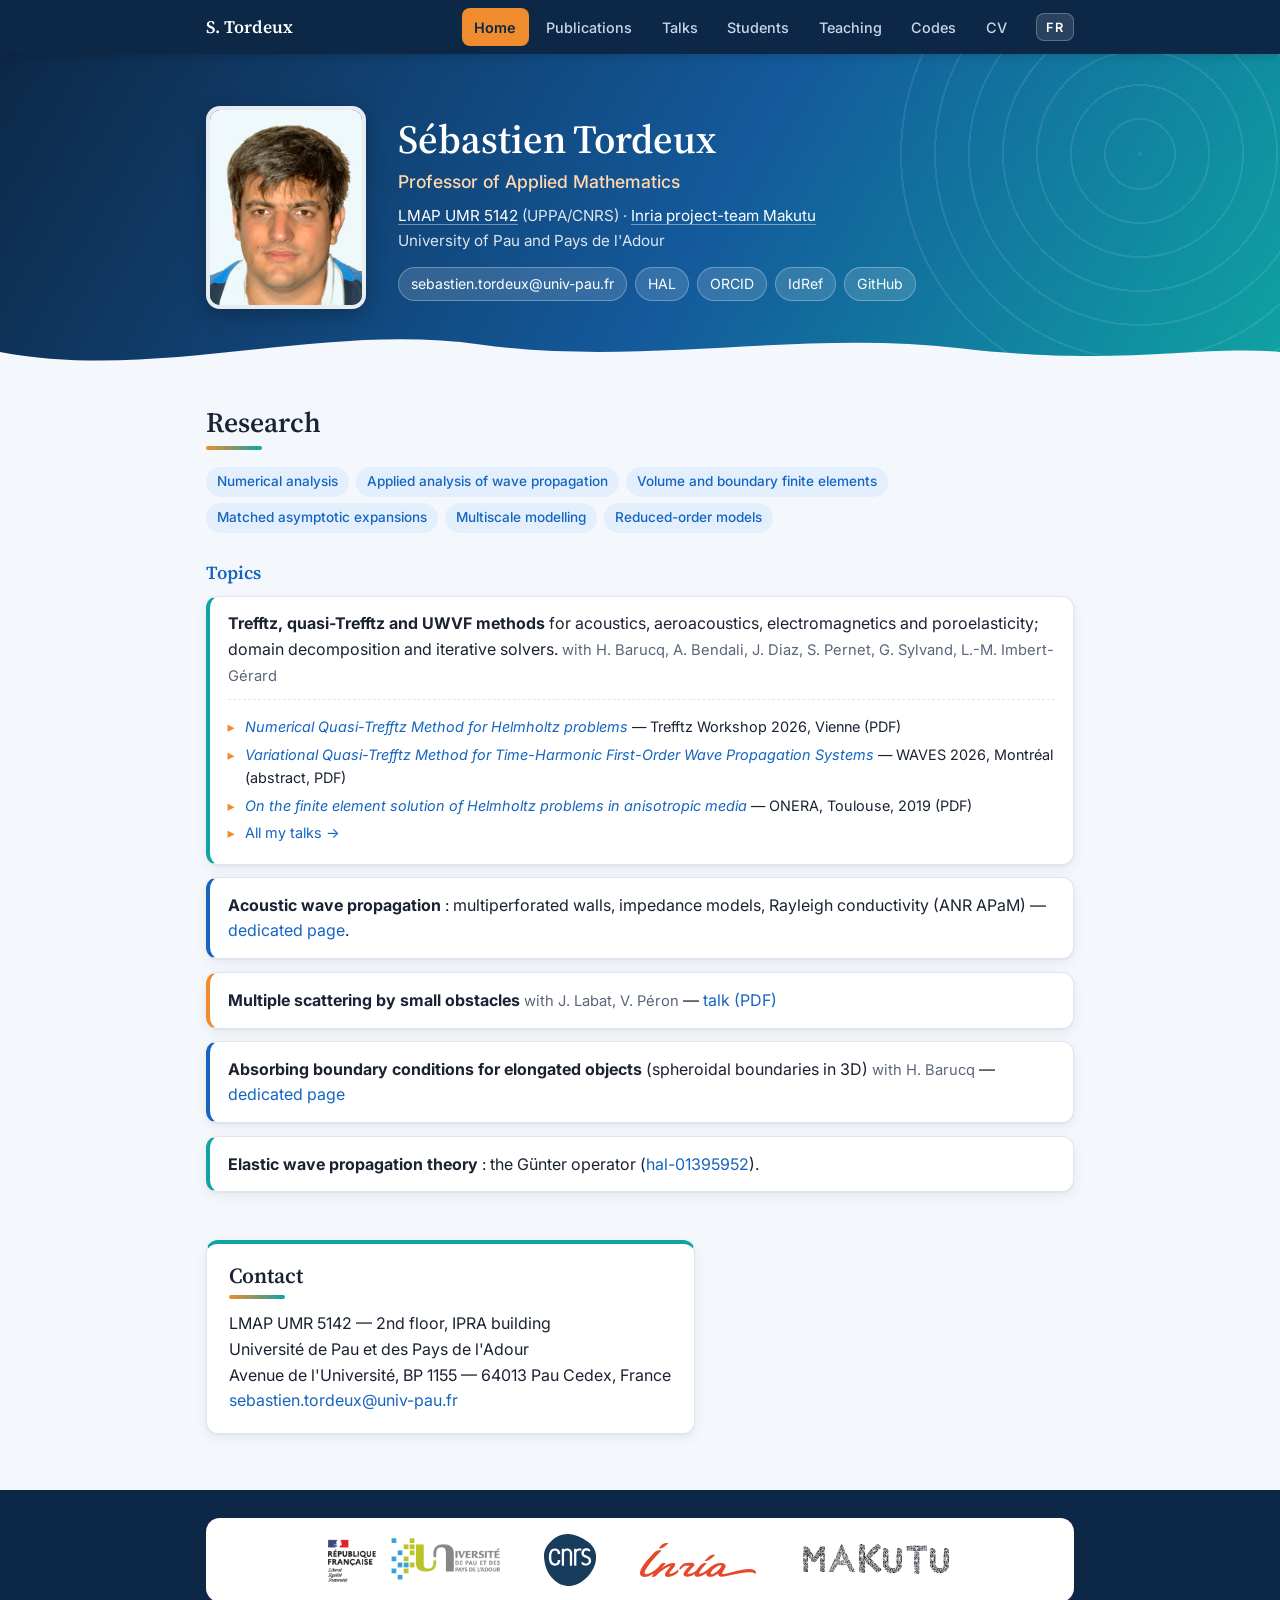
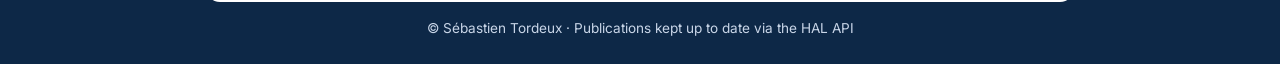
<file: index.html>
<!doctype html>
<html lang="fr">
<head>
<meta charset="utf-8">
<meta name="viewport" content="width=device-width, initial-scale=1">
<title>Sébastien Tordeux</title>
<meta name="description" content="Sébastien Tordeux — Professeur de mathématiques appliquées, Université de Pau et des Pays de l'Adour, LMAP, équipe Inria Makutu. Propagation d'ondes, méthodes de Trefftz, analyse asymptotique.">
<link rel="icon" href="img/photo.jpg">
<link rel="preconnect" href="https://fonts.googleapis.com">
<link rel="preconnect" href="https://fonts.gstatic.com" crossorigin>
<link href="https://fonts.googleapis.com/css2?family=Source+Serif+4:opsz,wght@8..60,400;8..60,600&family=Inter:wght@400;500;600&display=swap" rel="stylesheet">
<link rel="stylesheet" href="style.css">
<script>
  // Langue : choix mémorisé, sinon langue du navigateur
  (function () {
    var l;
    try { l = localStorage.getItem('lang'); } catch (e) {}
    if (!l) l = (navigator.language || 'fr').slice(0, 2) === 'fr' ? 'fr' : 'en';
    document.documentElement.lang = l;
  })();
</script>
</head>
<body>

<nav class="topbar">
  <div class="wrap topbar-in">
    <a class="brand" href="#accueil">S. Tordeux</a>
    <ul class="menu">
      <li><a href="#accueil"><span data-l="fr">Accueil</span><span data-l="en">Home</span></a></li>
      <li><a href="#publications">Publications</a></li>
      <li><a href="#exposes"><span data-l="fr">Exposés</span><span data-l="en">Talks</span></a></li>
      <li><a href="#encadrement"><span data-l="fr">Encadrement</span><span data-l="en">Students</span></a></li>
      <li><a href="#enseignement"><span data-l="fr">Enseignement</span><span data-l="en">Teaching</span></a></li>
      <li><a href="#codes">Codes</a></li>
      <li><a href="#parcours"><span data-l="fr">Parcours</span><span data-l="en">CV</span></a></li>
    </ul>
    <button id="lang-toggle" class="lang" type="button" aria-label="Changer de langue / Switch language">
      <span data-l="fr">EN</span><span data-l="en">FR</span>
    </button>
  </div>
</nav>

<header class="hero" data-tab="accueil">
 <div class="wrap hero-in">
  <img class="photo" src="img/photo.jpg" alt="Sébastien Tordeux" width="332" height="425">
  <div>
    <h1>Sébastien Tordeux</h1>
    <p class="role">
      <span data-l="fr">Professeur des universités en mathématiques appliquées</span>
      <span data-l="en">Professor of Applied Mathematics</span>
    </p>
    <p class="affil">
      <a href="https://lma-umr5142.univ-pau.fr/">LMAP UMR 5142</a> (UPPA/CNRS) ·
      <a href="https://team.inria.fr/makutu/"><span data-l="fr">Équipe-projet Inria</span><span data-l="en">Inria project-team</span> Makutu</a><br>
      <span data-l="fr">Université de Pau et des Pays de l'Adour</span><span data-l="en">University of Pau and Pays de l'Adour</span>
    </p>
    <ul class="links">
      <li><a href="mailto:sebastien.tordeux@univ-pau.fr">sebastien.tordeux@univ-pau.fr</a></li>
      <li><a href="https://hal.science/search/index/?q=authIdHal_s:sebastien-tordeux">HAL</a></li>
      <li><a href="https://orcid.org/0000-0002-1357-8472">ORCID</a></li>
      <li><a href="https://www.idref.fr/085221473">IdRef</a></li>
      <li><a href="https://github.com/stordeux">GitHub</a></li>
    </ul>
  </div>
 </div>
 <svg class="wave" viewBox="0 0 1440 80" preserveAspectRatio="none" aria-hidden="true">
  <path d="M0,40 C180,80 360,0 540,30 C720,60 900,10 1080,35 C1260,60 1350,30 1440,40 L1440,80 L0,80 Z"/>
 </svg>
</header>

<main class="wrap">

<!-- ============ RECHERCHE ============ -->
<section id="recherche" data-tab="accueil">
  <h2><span data-l="fr">Recherche</span><span data-l="en">Research</span></h2>

  <div class="tags">
    <span data-l="fr"><span class="tag">Analyse numérique</span><span class="tag">Analyse appliquée des phénomènes de propagation d'ondes</span><span class="tag">Éléments finis volumiques et de frontière</span><span class="tag">Développements asymptotiques raccordés</span><span class="tag">Modélisation multi-échelle</span><span class="tag">Modèles réduits</span></span>
    <span data-l="en"><span class="tag">Numerical analysis</span><span class="tag">Applied analysis of wave propagation</span><span class="tag">Volume and boundary finite elements</span><span class="tag">Matched asymptotic expansions</span><span class="tag">Multiscale modelling</span><span class="tag">Reduced-order models</span></span>
  </div>

  <h3><span data-l="fr">Thèmes</span><span data-l="en">Topics</span></h3>
  <ul class="themes">
    <li>
      <strong><span data-l="fr">Méthodes de Trefftz, quasi-Trefftz et UWVF</span><span data-l="en">Trefftz, quasi-Trefftz and UWVF methods</span></strong>
      <span data-l="fr">en acoustique, aéroacoustique, électromagnétisme et poro-élasticité ; décomposition de domaine et solveurs itératifs.</span>
      <span data-l="en">for acoustics, aeroacoustics, electromagnetics and poroelasticity; domain decomposition and iterative solvers.</span>
      <span class="who"><span data-l="fr">avec</span><span data-l="en">with</span> H. Barucq, A. Bendali, J. Diaz, S. Pernet, G. Sylvand, L.-M. Imbert-Gérard</span>
      <ul class="talklinks">
        <li><a href="exposes/Trefftz_Vienne_2026.pdf"><i>Numerical Quasi-Trefftz Method for Helmholtz problems</i></a> — Trefftz Workshop 2026, Vienne (PDF)</li>
        <li><a href="exposes/WAVES2026_resume.pdf"><i>Variational Quasi-Trefftz Method for Time-Harmonic First-Order Wave Propagation Systems</i></a> — WAVES 2026, Montréal (<span data-l="fr">résumé</span><span data-l="en">abstract</span>, PDF)</li>
        <li><a href="exposes/EXPOSE_ONERA.pdf"><i>On the finite element solution of Helmholtz problems in anisotropic media</i></a> — ONERA, Toulouse, 2019 (PDF)</li>
        <li><a href="#exposes"><span data-l="fr">Tous mes exposés</span><span data-l="en">All my talks</span> →</a></li>
      </ul>
    </li>
    <li>
      <strong><span data-l="fr">Propagation des ondes acoustiques</span><span data-l="en">Acoustic wave propagation</span></strong>
      <span data-l="fr">: modélisation des parois multiperforées, modèles d'impédance, conductivité de Rayleigh</span>
      <span data-l="en">: multiperforated walls, impedance models, Rayleigh conductivity</span>
      (ANR APaM) — <a href="parois.html"><span data-l="fr">page dédiée</span><span data-l="en">dedicated page</span></a>.
    </li>
    <li>
      <strong><span data-l="fr">Diffraction multiple par de petits obstacles</span><span data-l="en">Multiple scattering by small obstacles</span></strong>
      <span class="who"><span data-l="fr">avec</span><span data-l="en">with</span> J. Labat, V. Péron</span>
      — <a href="exposes/JOSO_pres.pdf"><span data-l="fr">exposé</span><span data-l="en">talk</span> (PDF)</a>
    </li>
    <li>
      <strong><span data-l="fr">Conditions aux limites absorbantes pour les objets allongés</span><span data-l="en">Absorbing boundary conditions for elongated objects</span></strong>
      <span data-l="fr">(frontières sphéroïdales en dimension 3)</span><span data-l="en">(spheroidal boundaries in 3D)</span>
      <span class="who"><span data-l="fr">avec</span><span data-l="en">with</span> H. Barucq</span>
      — <a href="spheroidal.html"><span data-l="fr">page dédiée</span><span data-l="en">dedicated page</span></a>
    </li>
    <li>
      <strong><span data-l="fr">Théorie de la propagation des ondes élastiques</span><span data-l="en">Elastic wave propagation theory</span></strong>
      : <span data-l="fr">opérateur de Günter</span><span data-l="en">the Günter operator</span>
      (<a href="https://hal.science/hal-01395952">hal-01395952</a>).
    </li>
  </ul>
</section>

<!-- ============ PUBLICATIONS ============ -->
<section id="publications" data-tab="publications">
  <h2>Publications</h2>
  <p class="aside">
    <span data-l="fr">Liste générée automatiquement depuis</span><span data-l="en">List generated automatically from</span>
    <a href="https://hal.science/search/index/?q=authIdHal_s:sebastien-tordeux">HAL</a>.
  </p>
  <div class="pub-controls">
    <input id="pub-search" type="search" placeholder="Rechercher… / Search…" aria-label="Rechercher dans les publications">
    <div id="pub-filters" class="chips" role="group"></div>
  </div>
  <p id="pub-status" class="aside"></p>
  <div id="pub-list"></div>
</section>

<!-- ============ EXPOSÉS ============ -->
<section id="exposes" data-tab="exposes">
  <h2><span data-l="fr">Exposés</span><span data-l="en">Talks</span></h2>
  <p class="aside">
    <span data-l="fr">Exposés donnés en congrès, en séminaire et pour le grand public.</span>
    <span data-l="en">Talks given at conferences, in seminars and for the general public.</span>
  </p>
  <h4 class="pub-year">2026</h4>
  <ol class="pubs talks">
    <li class="talk-conf"><div class="pub-title"><span class="badge"><span data-l="fr">Congrès</span><span data-l="en">Conference</span></span><i>Numerical Quasi-Trefftz Method for Helmholtz problems</i> <span class="who">(<span data-l="fr">avec</span><span data-l="en">with</span> H. Barucq)</span></div><div class="pub-meta">Trefftz Workshop 2026 – A Century of Trefftz Methods, University of Vienna, Autriche <span class="pub-links"><a href="https://hal.science/hal-05777149">HAL</a></span></div></li>
    <li class="talk-conf"><div class="pub-title"><span class="badge"><span data-l="fr">Congrès</span><span data-l="en">Conference</span></span><i>Variational Quasi-Trefftz Method for Time-Harmonic First-Order Wave Propagation Systems</i> <span class="who">(<span data-l="fr">avec</span><span data-l="en">with</span> M. Rivet, S. Pernet)</span></div><div class="pub-meta">WAVES 2026 – 17th International Conference on Mathematical and Numerical Aspects of Wave Propagation, Montréal, Canada <span class="pub-links"><a href="https://hal.science/hal-05777160">HAL</a></span></div></li>
  </ol>
  <h4 class="pub-year">2024</h4>
  <ol class="pubs talks">
    <li class="talk-conf"><div class="pub-title"><span class="badge"><span data-l="fr">Congrès</span><span data-l="en">Conference</span></span><i>Trefftz Variational Iterative Methods for Solving Linear Hyperbolic Systems</i></div><div class="pub-meta">BIRS Workshop &quot;Contemporary Challenges in Trefftz Methods&quot;, Oaxaca, Mexique</div></li>
    <li class="talk-sem"><div class="pub-title"><span class="badge"><span data-l="fr">Séminaire</span><span data-l="en">Seminar</span></span><i>Méthode de Trefftz pour la Résolution Numérique des Problèmes Hyperboliques</i></div><div class="pub-meta">Séminaire MAC, Institut de Mathématiques de Toulouse</div></li>
    <li class="talk-sem"><div class="pub-title"><span class="badge"><span data-l="fr">Séminaire</span><span data-l="en">Seminar</span></span><i>Méthode de Trefftz pour la Résolution Numérique des Problèmes Hyperboliques</i></div><div class="pub-meta">Séminaire MAP, Laboratoire de Mathématiques et de ses Applications de Pau</div></li>
    <li class="talk-pub"><div class="pub-title"><span class="badge"><span data-l="fr">Grand public</span><span data-l="en">Outreach</span></span><i>Intégration exacte et numérique</i></div><div class="pub-meta">Cercle Sofia Kovalevskaïa</div></li>
  </ol>
  <h4 class="pub-year">2023</h4>
  <ol class="pubs talks">
    <li class="talk-conf"><div class="pub-title"><span class="badge"><span data-l="fr">Congrès</span><span data-l="en">Conference</span></span><i>Méthode de Décomposition de Domaine Basée sur une Formulation de Trefftz pour l’Acoustique Anisotrope</i></div><div class="pub-meta">SMAI, Guadeloupe</div></li>
    <li class="talk-conf"><div class="pub-title"><span class="badge"><span data-l="fr">Congrès</span><span data-l="en">Conference</span></span><i>Scattering of Electromagnetic Waves by Small Obstacles</i></div><div class="pub-meta">AIP, Göttingen</div></li>
    <li class="talk-sem"><div class="pub-title"><span class="badge"><span data-l="fr">Séminaire</span><span data-l="en">Seminar</span></span><i>Méthode de Trefftz pour la Résolution Numérique des Problèmes Hyperboliques</i></div><div class="pub-meta">Institut de Mathématiques de Marseille</div></li>
  </ol>
  <h4 class="pub-year">2022</h4>
  <ol class="pubs talks">
    <li class="talk-sem"><div class="pub-title"><span class="badge"><span data-l="fr">Séminaire</span><span data-l="en">Seminar</span></span><i>An Iterative Method for the Solution of the Maxwell Equations in Very Large Domains</i></div><div class="pub-meta">Applied Mathematics Webinar, Jeddah – Riyadh – Dammam</div></li>
    <li class="talk-sem"><div class="pub-title"><span class="badge"><span data-l="fr">Séminaire</span><span data-l="en">Seminar</span></span><i>Applied Mathematics Webinar</i></div><div class="pub-meta">ENS-Kouba, Alger</div></li>
  </ol>
  <h4 class="pub-year">2019</h4>
  <ol class="pubs talks">
    <li class="talk-conf"><div class="pub-title"><span class="badge"><span data-l="fr">Congrès</span><span data-l="en">Conference</span></span><i>On the Finite Element Solution of Helmholtz Problems in Anisotropic Media</i> <span class="who">(<span data-l="fr">avec</span><span data-l="en">with</span> H. Barucq, A. Bendali, J. Diaz)</span></div><div class="pub-meta">JOSO – Journées Ondes Sud-Ouest, Le Barp, France</div></li>
    <li class="talk-conf"><div class="pub-title"><span class="badge"><span data-l="fr">Congrès</span><span data-l="en">Conference</span></span><i>Ultra-Weak Variational Formulation in Heterogeneous and Anisotropic Media</i> <span class="who">(<span data-l="fr">avec</span><span data-l="en">with</span> H. Barucq, A. Bendali, J. Diaz)</span></div><div class="pub-meta">Workshop franco-russe « Differential Equations and Mathematical Modeling », Khanty-Mansiïsk, Russie</div></li>
    <li class="talk-sem"><div class="pub-title"><span class="badge"><span data-l="fr">Séminaire</span><span data-l="en">Seminar</span></span><i>On the Finite Element Solution of Helmholtz Problems in Anisotropic Media</i></div><div class="pub-meta">LM2AS, DTIS, ONERA</div></li>
    <li class="talk-pub"><div class="pub-title"><span class="badge"><span data-l="fr">Grand public</span><span data-l="en">Outreach</span></span><i>Quelques apports des mathématiques à la physique et de la physique aux mathématiques</i></div><div class="pub-meta">Cercle Sofia Kovalevskaïa, 9 mai 2019</div></li>
  </ol>
  <h4 class="pub-year">2018</h4>
  <ol class="pubs talks">
    <li class="talk-pub"><div class="pub-title"><span class="badge"><span data-l="fr">Grand public</span><span data-l="en">Outreach</span></span><i>Intégration exacte et numérique</i></div><div class="pub-meta">Cercle Sofia Kovalevskaïa, 5 mai 2018</div></li>
  </ol>
  <h4 class="pub-year">2017</h4>
  <ol class="pubs talks">
    <li class="talk-conf"><div class="pub-title"><span class="badge"><span data-l="fr">Congrès</span><span data-l="en">Conference</span></span><i>A Trefftz Method Whose Shape Functions are Constructed Thanks to a High-order DG Finite Element Method</i> <span class="who">(<span data-l="fr">avec</span><span data-l="en">with</span> H. Barucq, A. Bendali, J. Diaz)</span></div><div class="pub-meta">WAVES 2017 – 13th International Conference on Mathematical and Numerical Aspects of Wave Propagation, Minnesota, USA</div></li>
  </ol>
  <h4 class="pub-year">2016</h4>
  <ol class="pubs talks">
    <li class="talk-conf"><div class="pub-title"><span class="badge"><span data-l="fr">Congrès</span><span data-l="en">Conference</span></span><i>A Finite Element Method Whose Shape Functions are Constructed Thanks to a Boundary Element Method</i></div><div class="pub-meta">7th EAGE Saint Petersburg International Conference and Exhibition, Session: Forward and Inverse Seismic Problems</div></li>
  </ol>
  <h4 class="pub-year">2014</h4>
  <ol class="pubs talks">
    <li class="talk-conf"><div class="pub-title"><span class="badge"><span data-l="fr">Congrès</span><span data-l="en">Conference</span></span><i>Modeling of the Damping of Multiperforated Plates</i></div><div class="pub-meta">ICMM-2014, Yakutsk, Russie</div></li>
  </ol>
  <h4 class="pub-year">2013</h4>
  <ol class="pubs talks">
    <li class="talk-sem"><div class="pub-title"><span class="badge"><span data-l="fr">Séminaire</span><span data-l="en">Seminar</span></span><i>IPDG and Laguerre Polynomials for the Wave Equation</i></div><div class="pub-meta">Institute of Computational Mathematics and Mathematical Geophysics, Novosibirsk State University, Russie</div></li>
    <li class="talk-sem"><div class="pub-title"><span class="badge"><span data-l="fr">Séminaire</span><span data-l="en">Seminar</span></span><i>Parois Perforées en Acoustique Linéaire</i></div><div class="pub-meta">Université de Lyon</div></li>
  </ol>
  <h4 class="pub-year">2012</h4>
  <ol class="pubs talks">
    <li class="talk-conf"><div class="pub-title"><span class="badge"><span data-l="fr">Congrès</span><span data-l="en">Conference</span></span><i>Absorbing Boundary Conditions for an Elongated Body</i></div><div class="pub-meta">Aquitaine-Euskadi Workshop on Applied Mathematics, BCAM</div></li>
    <li class="talk-conf"><div class="pub-title"><span class="badge"><span data-l="fr">Congrès</span><span data-l="en">Conference</span></span><i>Eigenvalue Solver Based on an Integral Equation Formulation</i></div><div class="pub-meta">Inverse and Ill-Posed Problems of Mathematical Physics (dédiée au 80e anniversaire de M.M. Lavrent’ev), Novossibirsk, Russie</div></li>
    <li class="talk-conf"><div class="pub-title"><span class="badge"><span data-l="fr">Congrès</span><span data-l="en">Conference</span></span><i>Absorbing Boundary Conditions for an Elongated Body</i></div><div class="pub-meta">Theory and Computational Methods for Inverse and Ill-posed Problems, Novossibirsk, Russie</div></li>
    <li class="talk-conf"><div class="pub-title"><span class="badge"><span data-l="fr">Congrès</span><span data-l="en">Conference</span></span><i>Eigenvalue Solver Based on an Integral Equation Formulation</i></div><div class="pub-meta">Jaca</div></li>
    <li class="talk-conf"><div class="pub-title"><span class="badge"><span data-l="fr">Congrès</span><span data-l="en">Conference</span></span><i>A discontinuous Galerkin method to solve the Helmholtz equation in heterogeneous media</i></div><div class="pub-meta">Differential Equations and Mathematical Modeling, Oulan-Oudé, Lac Baïkal, Russie</div></li>
    <li class="talk-conf"><div class="pub-title"><span class="badge"><span data-l="fr">Congrès</span><span data-l="en">Conference</span></span><i>Introduction to the mathematical analysis of the Helmholtz equation: Sommerfeld condition, limiting amplitude principle and limiting absorption principle</i> <span class="who">(<span data-l="fr">avec</span><span data-l="en">with</span> H. Barucq, J. Diaz)</span></div><div class="pub-meta">École d&#x27;été (cours), Jaca, Espagne <span class="pub-links"><a href="https://hal.science/hal-00927403">HAL</a></span></div></li>
  </ol>
  <h4 class="pub-year">2011</h4>
  <ol class="pubs talks">
    <li class="talk-conf"><div class="pub-title"><span class="badge"><span data-l="fr">Congrès</span><span data-l="en">Conference</span></span><i>Matching of Asymptotic Expansions for Eigenvalue Problems with Two Cavities Linked by a Small Hole</i></div><div class="pub-meta">GDR Chant, Vienne, Autriche</div></li>
    <li class="talk-conf"><div class="pub-title"><span class="badge"><span data-l="fr">Congrès</span><span data-l="en">Conference</span></span><i>Parois Perforées et Multiperforées en Acoustique</i></div><div class="pub-meta">Polariton, CIRM, Marseille</div></li>
    <li class="talk-conf"><div class="pub-title"><span class="badge"><span data-l="fr">Congrès</span><span data-l="en">Conference</span></span><i>Perforated and Multiperforated Plates in Linear Acoustics</i></div><div class="pub-meta">Second International Workshop on Multiphysics, Multiscale and Optimization Problems, University of the Basque Country, Bilbao</div></li>
    <li class="talk-conf"><div class="pub-title"><span class="badge"><span data-l="fr">Congrès</span><span data-l="en">Conference</span></span><i>Self-adjoint Curl Operators</i></div><div class="pub-meta">Journées Bordeaux-Pau-Toulouse, Anglet</div></li>
    <li class="talk-sem"><div class="pub-title"><span class="badge"><span data-l="fr">Séminaire</span><span data-l="en">Seminar</span></span><i>Modèles de Parois Perforées et Multiperforées en Acoustique</i></div><div class="pub-meta">LJJ, Grenoble</div></li>
    <li class="talk-sem"><div class="pub-title"><span class="badge"><span data-l="fr">Séminaire</span><span data-l="en">Seminar</span></span><i>Matching of Asymptotic Expansions for an Eigenvalue Problem with Two Cavities Linked by a Small Hole</i></div><div class="pub-meta">Institute of Computational Mathematics and Mathematical Geophysics, Novosibirsk State University, Russie</div></li>
    <li class="talk-sem"><div class="pub-title"><span class="badge"><span data-l="fr">Séminaire</span><span data-l="en">Seminar</span></span><i>Matching of Asymptotic Expansions for an Eigenvalue Problem with Two Cavities Linked by a Small Hole</i></div><div class="pub-meta">Sobolev Institute of Mathematics, Novosibirsk State University, Russie</div></li>
    <li class="talk-sem"><div class="pub-title"><span class="badge"><span data-l="fr">Séminaire</span><span data-l="en">Seminar</span></span><i>Perforated and Multiperforated Plates in Linear Acoustics</i></div><div class="pub-meta">BCAM, Bilbao, Espagne</div></li>
    <li class="talk-sem"><div class="pub-title"><span class="badge"><span data-l="fr">Séminaire</span><span data-l="en">Seminar</span></span><i>Parois Multiperforées en Acoustique</i></div><div class="pub-meta">Journée APAM, INSA-Toulouse</div></li>
  </ol>
  <h4 class="pub-year">2009</h4>
  <ol class="pubs talks">
    <li class="talk-conf"><div class="pub-title"><span class="badge"><span data-l="fr">Congrès</span><span data-l="en">Conference</span></span><i>Matching of Asymptotic Expansions for a 2D Eigenvalue Problem with Two Cavities Linked by a Narrow Hole</i></div><div class="pub-meta">WAVES, Pau</div></li>
    <li class="talk-sem"><div class="pub-title"><span class="badge"><span data-l="fr">Séminaire</span><span data-l="en">Seminar</span></span><i>Matching of Asymptotic Expansions for an Eigenvalue Problem with Two Cavities Linked by a Thin Hole</i></div><div class="pub-meta">ETHZ, Zurich, Suisse</div></li>
    <li class="talk-sem"><div class="pub-title"><span class="badge"><span data-l="fr">Séminaire</span><span data-l="en">Seminar</span></span><i>Linear Force-Free Magnetic Field or Self-adjoint Extension of the Curl Operator</i></div><div class="pub-meta">Séminaire du projet INRIA POEMS</div></li>
    <li class="talk-sem"><div class="pub-title"><span class="badge"><span data-l="fr">Séminaire</span><span data-l="en">Seminar</span></span><i>Raccordement de Développements Asymptotiques pour des Problèmes aux Valeurs Propres Comportant Deux Cavités Reliées par un Petit Trou (2D et 3D)</i></div><div class="pub-meta">LJK, Grenoble</div></li>
    <li class="talk-sem"><div class="pub-title"><span class="badge"><span data-l="fr">Séminaire</span><span data-l="en">Seminar</span></span><i>Raccordement de Développements Asymptotiques pour des Problèmes aux Valeurs Propres Comportant Deux Cavités Reliées par un Petit Trou (2D et 3D)</i></div><div class="pub-meta">LMA, Pau</div></li>
    <li class="talk-sem"><div class="pub-title"><span class="badge"><span data-l="fr">Séminaire</span><span data-l="en">Seminar</span></span><i>Raccordement de Développements Asymptotiques pour des Problèmes aux Valeurs Propres Comportant Deux Cavités Reliées par un Petit Trou (2D et 3D)</i></div><div class="pub-meta">Projet POEMS, INRIA-Rocquencourt</div></li>
  </ol>
  <h4 class="pub-year">2008</h4>
  <ol class="pubs talks">
    <li class="talk-sem"><div class="pub-title"><span class="badge"><span data-l="fr">Séminaire</span><span data-l="en">Seminar</span></span><i>Justification et Amélioration des Modèles Heuristiques d’Antennes Patch par Développements Asymptotiques Raccordés</i></div><div class="pub-meta">ANEDP, Orsay</div></li>
  </ol>
  <h4 class="pub-year">2007</h4>
  <ol class="pubs talks">
    <li class="talk-sem"><div class="pub-title"><span class="badge"><span data-l="fr">Séminaire</span><span data-l="en">Seminar</span></span><i>Matched Asymptotic Expansions for a Model of Patch Antenna</i></div><div class="pub-meta">20th Birthday of CERFACS, Toulouse</div></li>
  </ol>
  <h4 class="pub-year">2006</h4>
  <ol class="pubs talks">
    <li class="talk-conf"><div class="pub-title"><span class="badge"><span data-l="fr">Congrès</span><span data-l="en">Conference</span></span><span class="badge inv"><span data-l="fr">invité</span><span data-l="en">invited</span></span><i>Linear Force-Free Magnetic Field or Self-adjoint Extension of the Curl Operator</i></div><div class="pub-meta">ACE’06 – Advanced Computational Electromagnetism, Boston University, USA</div></li>
    <li class="talk-conf"><div class="pub-title"><span class="badge"><span data-l="fr">Congrès</span><span data-l="en">Conference</span></span><i>2D–1D Coupling in a Problem Related to the Scattering of Time-Harmonic Waves</i></div><div class="pub-meta">Cinquièmes Journées Singulières, CIRM</div></li>
    <li class="talk-sem"><div class="pub-title"><span class="badge"><span data-l="fr">Séminaire</span><span data-l="en">Seminar</span></span><i>Raccordement de Développements Asymptotiques pour la Propagation des Ondes dans les Milieux Comportant des Fentes</i></div><div class="pub-meta">Groupe de travail, Laboratoire MIP, Toulouse, France</div></li>
    <li class="talk-sem"><div class="pub-title"><span class="badge"><span data-l="fr">Séminaire</span><span data-l="en">Seminar</span></span><i>Comparaison des Techniques de Raccordements de Développements Asymptotiques et de Développements Multiéchelles</i></div><div class="pub-meta">Groupe de travail &quot;Ondes et Structures&quot;, Laboratoire MIP, Toulouse, France</div></li>
  </ol>
  <h4 class="pub-year">2005</h4>
  <ol class="pubs talks">
    <li class="talk-conf"><div class="pub-title"><span class="badge"><span data-l="fr">Congrès</span><span data-l="en">Conference</span></span><i>Matching of Asymptotic Expansions for the Wave Propagation in Media with Thin Slot</i></div><div class="pub-meta">WAVES, Brown University, Providence</div></li>
    <li class="talk-sem"><div class="pub-title"><span class="badge"><span data-l="fr">Séminaire</span><span data-l="en">Seminar</span></span><i>Matching of Asymptotic Expansions for the Wave Propagation in Media with Thin Slot</i></div><div class="pub-meta">AG Analysis und Numerik, Baal, Suisse</div></li>
    <li class="talk-sem"><div class="pub-title"><span class="badge"><span data-l="fr">Séminaire</span><span data-l="en">Seminar</span></span><i>Raccordement de Développements Asymptotiques pour la Propagation des Ondes dans les Milieux Comportant des Fentes</i></div><div class="pub-meta">Séminaire de Mathématiques et de Physique Appliquées, INSTN (CEA), Saclay, France</div></li>
    <li class="talk-sem"><div class="pub-title"><span class="badge"><span data-l="fr">Séminaire</span><span data-l="en">Seminar</span></span><i>Matching of Asymptotic Expansions for the Wave Propagation in Media with Thin Slot</i></div><div class="pub-meta">TiSCoPDE Workshop (New Trends in Simulation and Control of PDEs), Berlin, Allemagne</div></li>
  </ol>
  <h4 class="pub-year">2004</h4>
  <ol class="pubs talks">
    <li class="talk-conf"><div class="pub-title"><span class="badge"><span data-l="fr">Congrès</span><span data-l="en">Conference</span></span><i>Mathematical Justification of Simplified Models for Acoustic Waves in Media Including Thin Slots</i></div><div class="pub-meta">WONAPDE, Chili</div></li>
    <li class="talk-sem"><div class="pub-title"><span class="badge"><span data-l="fr">Séminaire</span><span data-l="en">Seminar</span></span><i>Justification mathématique de modèles simplifiés pour la propagation des ondes dans les milieux comportant des fentes</i></div><div class="pub-meta">Séminaire d’Analyse Numérique, Université de Rennes I, France</div></li>
    <li class="talk-sem"><div class="pub-title"><span class="badge"><span data-l="fr">Séminaire</span><span data-l="en">Seminar</span></span><i>Mathematical Justification of Simplified Models for Acoustic Waves in Media Including Thin Slots</i></div><div class="pub-meta">Seminar for Applied Mathematics, ETHZ, Zurich, Suisse</div></li>
    <li class="talk-sem"><div class="pub-title"><span class="badge"><span data-l="fr">Séminaire</span><span data-l="en">Seminar</span></span><i>Mathematical Modeling for Acoustic Waves in Media Including Thin Slot</i></div><div class="pub-meta">English-French Workshop, ENSTA, Paris, France</div></li>
    <li class="talk-sem"><div class="pub-title"><span class="badge"><span data-l="fr">Séminaire</span><span data-l="en">Seminar</span></span><i>Raccordement de Développements Asymptotiques pour la Propagation des Ondes dans les Milieux Comportant des Fentes</i></div><div class="pub-meta">Groupe de travail &quot;Applications des Mathématiques&quot;, ENS Cachan, Rennes, France</div></li>
  </ol>
  <h4 class="pub-year">2003</h4>
  <ol class="pubs talks">
    <li class="talk-conf"><div class="pub-title"><span class="badge"><span data-l="fr">Congrès</span><span data-l="en">Conference</span></span><i>Asymptotical Models for Wave Propagation in Media Including Slots</i></div><div class="pub-meta">WAVES, Finlande</div></li>
  </ol>
  <h4 class="pub-year">2002</h4>
  <ol class="pubs talks">
    <li class="talk-conf"><div class="pub-title"><span class="badge"><span data-l="fr">Congrès</span><span data-l="en">Conference</span></span><i>Méthodes asymptotiques pour la propagation des ondes acoustiques dans les milieux comportant des fentes</i></div><div class="pub-meta">Séminaire Crespo, ENSTA, Paris, France</div></li>
    <li class="talk-conf"><div class="pub-title"><span class="badge"><span data-l="fr">Congrès</span><span data-l="en">Conference</span></span><i>Asymptotical Models for Wave Propagation in Media Including Slots</i></div><div class="pub-meta">JEE, Toulouse, France</div></li>
  </ol>
</section>

<!-- ============ ENCADREMENT ============ -->
<section id="encadrement" data-tab="encadrement">
  <h2><span data-l="fr">Encadrement doctoral</span><span data-l="en">PhD supervision</span></h2>
  <p class="aside"><span data-l="fr">Les fiches des thèses sont sur</span><span data-l="en">Thesis records are on</span> <a href="https://theses.fr/" target="_blank" rel="noopener">theses.fr</a>.</p>

  <h3><span data-l="fr">Thèses en cours</span><span data-l="en">Ongoing</span></h3>
  <ul class="phd ongoing">
    <li><b>Maïlys Lassale</b>, <span data-l="fr">depuis</span><span data-l="en">since</span> 2026 — <i>Vers une méthode de Trefftz nativement adaptée à la modélisation numérique exascale des ondes électromagnétiques</i>. <span class="fund"><span data-l="fr">Bourse</span><span data-l="en">Funding:</span> DGA</span> · <a href="https://theses.fr/s427392" target="_blank" rel="noopener">theses.fr</a></li>
    <li><b>Andréa Lagardère</b>, <span data-l="fr">depuis</span><span data-l="en">since</span> 2024 <span class="who">(<span data-l="fr">avec</span><span data-l="en">with</span> G. Sylvand, L.-M. Imbert-Gérard)</span> — <i>Méthode Quasi-Trefftz Couplée pour l&#x27;Aéroacoustique</i>. <span class="fund">CIFRE Airbus</span> · <a href="https://theses.fr/s386780" target="_blank" rel="noopener">theses.fr</a></li>
  </ul>

  <h3><span data-l="fr">Thèses soutenues</span><span data-l="en">Completed</span></h3>
  <ul class="phd">
    <li><b>Matthias Rivet</b>, 2025 <span class="who">(<span data-l="fr">avec</span><span data-l="en">with</span> S. Pernet, ONERA)</span> — <i>Optimisation de méthodes de Trefftz et quasi-Trefftz pour la résolution itérative de problèmes de propagation d&#x27;onde en régime harmonique</i>. <span class="fund"><span data-l="fr">Bourse</span><span data-l="en">Funding:</span> AMX</span> · <a href="https://theses.fr/2025PAUU3079" target="_blank" rel="noopener">theses.fr</a></li>
    <li><b>Ibrahima Djiba</b>, 2025 <span class="who">(<span data-l="fr">avec</span><span data-l="en">with</span> H. Barucq)</span> — <i>Méthode de décomposition de domaine basée sur une formulation de Trefftz pour l&#x27;acoustique anisotrope</i>. <span class="fund">Carnot Isifor, Inria</span> · <a href="https://theses.fr/2025PAUU3046" target="_blank" rel="noopener">theses.fr</a></li>
    <li><b>Margot Sirdey</b>, 2022 <span class="who">(<span data-l="fr">avec</span><span data-l="en">with</span> S. Pernet, ONERA)</span> — <i>Méthode itérative de Trefftz pour la simulation d&#x27;ondes électromagnétiques en trois dimensions</i>. <span class="fund">E2S-UPPA, ONERA</span> · <a href="https://theses.fr/2022PAUU3057" target="_blank" rel="noopener">theses.fr</a></li>
    <li><b>Nathan Rouxelin</b>, 2021 <span class="who">(<span data-l="fr">avec</span><span data-l="en">with</span> H. Barucq)</span> — <i>Méthodes numériques mixtes condensées pour l’étude de la propagation des ondes acoustiques en écoulement. Applications en héliosismologie</i>. <span class="fund">E2S-UPPA</span> · <a href="https://theses.fr/2021PAUU3045" target="_blank" rel="noopener">theses.fr</a></li>
    <li><b>Justine Labat</b>, 2019 <span class="who">(<span data-l="fr">avec</span><span data-l="en">with</span> V. Péron)</span> — <i>Modélisation multi-échelle de la diffraction des ondes électromagnétiques par de petits obstacles</i>. · <a href="https://theses.fr/2019PAUU3023" target="_blank" rel="noopener">theses.fr</a></li>
    <li><b>Pierre Minvielle-Larrousse</b>, 2019 — <i>Méthodes de simulation stochastique pour le traitement de l’information</i>. <span class="fund">CEA</span> · <a href="https://theses.fr/2019PAUU3005" target="_blank" rel="noopener">theses.fr</a></li>
    <li><b>Vincent Popie</b>, 2016 <span class="who">(<span data-l="fr">avec</span><span data-l="en">with</span> E. Piot, ONERA)</span> — <i>Modélisation asymptotique de la réponse acoustique de plaques perforées dans un cadre linéaire avec étude des effets visqueux</i>. <span class="fund">DGA-ONERA</span> · <a href="https://theses.fr/2016ESAE0001" target="_blank" rel="noopener">theses.fr</a></li>
    <li><b>Vanessa Mattesi</b>, 2014 — <i>Propagation des ondes dans un domaine comportant des petites hétérogénéités : modélisation asymptotique et calcul numérique</i>. <span class="fund"><span data-l="fr">Région Aquitaine</span><span data-l="en">Aquitaine Region</span>-Inria</span> · <a href="https://theses.fr/2014PAUU3026" target="_blank" rel="noopener">theses.fr</a></li>
    <li><b>Kersten Schmidt</b>, 2008 <span class="who">(<span data-l="fr">avec</span><span data-l="en">with</span> R. Hiptmair, C. Schwab, ETH Zürich)</span> — <i>High-order numerical modelling of highly conductive thin sheets</i>. <span class="fund">ABB</span> · <a href="https://doi.org/10.3929/ethz-a-005750560" target="_blank" rel="noopener">ETH Research Collection</a></li>
    <li><b>Abdelkader Makhlouf</b>, 2008 <span class="who">(<span data-l="fr">avec</span><span data-l="en">with</span> A. Bendali, INSA Toulouse)</span> — <i>Justification et amélioration de modèles d&#x27;antennes patch par la méthode des développements asymptotiques raccordés</i>. · <a href="https://theses.fr/2008ISAT0041" target="_blank" rel="noopener">theses.fr</a></li>
  </ul>
</section>

<!-- ============ ENSEIGNEMENT ============ -->
<section id="enseignement" data-tab="enseignement">
  <h2><span data-l="fr">Enseignement</span><span data-l="en">Teaching</span></h2>
  <p>
    <span data-l="fr">Responsable du Master 2</span><span data-l="en">Head of the second year (M2) of the Master's programme</span>
    <a href="https://formation.univ-pau.fr/fr/catalogue/sciences-technologies-sante-STS/master-14/master-mathematiques-et-applications-program-84-1-2-2/m1-m2-parcours-mathematiques-modelisation-et-simulation-mms-subprogram-136-1.html"><span data-l="fr">Mathématiques, Modélisation et Simulation (MMS)</span><span data-l="en">Mathematics, Modelling and Simulation (MMS)</span></a>.
  </p>

  <h3><span data-l="fr">Collège et lycée</span><span data-l="en">Secondary school</span></h3>
  <p>
    <a href="https://stordeux.github.io/maths-progressives/"><strong>Maths progressives</strong></a>
    <span class="badge wip-badge"><span data-l="fr">en développement</span><span data-l="en">in development</span></span><br>
    <span data-l="fr">Modules d’entraînement en mathématiques, de la 6e à la Terminale, qui s’adaptent au niveau de l’élève
      (calcul, fractions, équations, géométrie, fonctions, suites, probabilités, dérivées, intégrales…).
      Gratuit, sans compte, sans publicité ; fonctionne sur tablette, même hors connexion.</span>
    <span data-l="en">Adaptive maths practice modules for French secondary school (ages 11–18): arithmetic, fractions,
      equations, geometry, functions, sequences, probability, derivatives, integrals… Free, no account, no ads;
      works on tablets, even offline.</span>
  </p>
  <p class="wip">
    <span data-l="fr">⚠️ Cette ressource est <strong>en cours de développement</strong> : des erreurs peuvent subsister.
      Vos retours sont précieux : le bouton rond <strong>🐞</strong> (« Signaler »), en bas à droite de chaque page,
      permet de <strong>demander une explication supplémentaire</strong> ou de <strong>demander une correction</strong>
      (une capture de l’écran et le contexte de l’exercice sont joints automatiquement).</span>
    <span data-l="en">⚠️ This resource is <strong>under development</strong> and may still contain mistakes.
      Feedback is very welcome: the round <strong>🐞</strong> (“Signaler”) button, bottom right of every page,
      lets you <strong>ask for further explanation</strong> or <strong>request a correction</strong>
      (a screenshot and the exercise context are attached automatically).</span>
  </p>

  <h3><span data-l="fr">Polycopiés</span><span data-l="en">Lecture notes</span> (PDF)</h3>
  <ul class="docs pdfs">
    <li><a href="cours/Algebre_numerique.pdf"><span data-l="fr">Algèbre numérique (L3)</span><span data-l="en">Numerical linear algebra (L3)</span></a></li>
    <li><a href="cours/L3_Lp_Fourier.pdf"><span data-l="fr">Espaces de Lebesgue et transformée de Fourier (L3)</span><span data-l="en">Lebesgue spaces and Fourier transform (L3)</span></a></li>
    <li><a href="cours/AN1.pdf"><span data-l="fr">Méthode des différences finies (M1)</span><span data-l="en">Finite difference method (M1)</span></a></li>
    <li><a href="cours/AN2.pdf"><span data-l="fr">Approximation polynomiale par morceaux (M1)</span><span data-l="en">Piecewise polynomial approximation (M1)</span></a></li>
    <li><a href="cours/fonctions_plusieurs_variables.pdf"><span data-l="fr">Fonctions de plusieurs variables (L2, INSA Toulouse)</span><span data-l="en">Functions of several variables (L2, INSA Toulouse)</span></a></li>
    <li><a href="cours/optimisation.pdf"><span data-l="fr">Optimisation continue et théorie lagrangienne (L2, INSA Toulouse)</span><span data-l="en">Continuous optimization and Lagrangian theory (L2, INSA Toulouse)</span></a></li>
    <li><a href="cours/opti_num.pdf"><span data-l="fr">Introduction à l’optimisation numérique (L3, INSA Toulouse)</span><span data-l="en">Introduction to numerical optimization (L3, INSA Toulouse)</span></a></li>
    <li><a href="cours/ondes_M2.pdf"><span data-l="fr">Analyse mathématique de la propagation des ondes (M2)</span><span data-l="en">Mathematical analysis of wave propagation (M2)</span></a></li>
    <li><a href="cours/polymr2.pdf"><span data-l="fr">Analyse asymptotique (M2, Université de Toulouse)</span><span data-l="en">Asymptotic analysis (M2, University of Toulouse)</span></a></li>
  </ul>
</section>

<!-- ============ CODES ============ -->
<section id="codes" data-tab="codes">
  <h2>Codes</h2>
  <ul class="docs">
    <li>
      <a href="https://github.com/stordeux/CODE_EF_2D_UPPA">CODE_EF_2D_UPPA</a> —
      <span data-l="fr">un code d'éléments finis 2D pour mes cours à l'UPPA.</span>
      <span data-l="en">a 2D finite element code for my courses at UPPA.</span>
    </li>
    <li>
      <a href="https://github.com/stordeux/matrice-netflix">matrice-netflix</a> —
      <span data-l="fr">collecte anonyme de notes de films pour un projet de complétion de matrice.</span>
      <span data-l="en">anonymous movie-rating collection for a matrix completion project.</span>
    </li>
  </ul>

  <h3><span data-l="fr">Réalisations numériques</span><span data-l="en">Numerical simulations</span></h3>
  <div class="realisations">
    <article class="real">
      <img src="img/realisations/gotem3_fregate.jpg" alt="Champ électromagnétique diffracté par une frégate" loading="lazy" width="517" height="255">
      <div class="real-body">
        <h4>GoTEM3 — <span data-l="fr">diffraction par une frégate</span><span data-l="en">scattering by a frigate</span></h4>
        <p>
          <span data-l="fr">Simulation 3D en électromagnétisme impliquant plus d'un milliard de degrés de liberté. GoTEM3 est un solveur itératif de Trefftz sur grille cartésienne, fondé sur la formulation ultra-faible de Cessenat et Després : il ne requiert aucune factorisation de matrice et combine stratégie sans assemblage et préconditionneurs locaux et globaux.</span>
          <span data-l="en">3D electromagnetic simulation with more than one billion degrees of freedom. GoTEM3 is an iterative Trefftz solver on Cartesian grids, based on the ultra-weak variational formulation of Cessenat and Després: it needs no matrix factorisation and combines a matrix-free strategy with local and global preconditioners.</span>
        </p>
        <p class="who"><span data-l="fr">Avec</span><span data-l="en">With</span> <b>S. Pernet</b> (ONERA) <span data-l="fr">et</span><span data-l="en">and</span> <b>M. Sirdey</b> (<span data-l="fr">doctorante ONERA-Inria, actuellement ingénieure à l'Université de Lausanne</span><span data-l="en">ONERA-Inria PhD student, now an engineer at the University of Lausanne</span>)</p>
        <p class="pub-links">
          <a href="https://theses.hal.science/tel-04172930"><span data-l="fr">Thèse de M. Sirdey</span><span data-l="en">M. Sirdey's PhD thesis</span></a>
          <a href="https://team.inria.fr/makutu/trefftz-methods-for-electromagnetic-waves-in-the-context-of-high-performance-computing/">Makutu</a>
        </p>
      </div>
    </article>
    <article class="real">
      <a href="spheroidal.html"><img src="spheroidal/fusee_maillage.jpg" alt="Fusée maillée à l'intérieur d'une frontière sphéroïdale" loading="lazy" width="1019" height="666"></a>
      <div class="real-body">
        <h4><span data-l="fr">Surface équivalente radar d'une fusée</span><span data-l="en">Radar cross-section of a rocket</span></h4>
        <p>
          <span data-l="fr">Pour un objet allongé, une frontière artificielle sphéroïdale réduit fortement le domaine de calcul par rapport à une sphère. Nous y construisons des conditions aux limites absorbantes d'ordre arbitraire ; à l'ordre 20, la SER de la fusée coïncide avec la référence calculée par le code CESC du Cerfacs.</span>
          <span data-l="en">For an elongated object, a spheroidal artificial boundary greatly reduces the computational domain compared with a sphere. We build absorbing boundary conditions of arbitrary order on it; at order 20, the rocket's radar cross-section matches the reference computed with Cerfacs' CESC code.</span>
        </p>
        <p class="who"><span data-l="fr">Avec</span><span data-l="en">With</span> <b>H. Barucq</b> (Inria), <b>M. Fares</b> (Cerfacs), <b>C. Kruse</b> (Cerfacs) <span data-l="fr">et</span><span data-l="en">and</span> <b>A.-G. Dupouy Saint-Guirons</b> (BCAM, <span data-l="fr">actuellement</span><span data-l="en">now at</span> TotalEnergies)</p>
        <p class="pub-links">
          <a href="spheroidal.html"><span data-l="fr">Page dédiée (fusée, sous-marin, fonctions sphéroïdales)</span><span data-l="en">Dedicated page (rocket, submarine, spheroidal functions)</span></a>
        </p>
      </div>
    </article>
    <article class="real">
      <a href="bayes.html"><img src="bayes/onde_instantanes.png" alt="Onde acoustique traversant une couche sinusoïdale" loading="lazy" width="1600" height="959"></a>
      <div class="real-body">
        <h4><span data-l="fr">Inversion bayésienne du sous-sol</span><span data-l="en">Bayesian inversion of the subsurface</span></h4>
        <p>
          <span data-l="fr">Retrouver la vitesse des ondes dans le sous-sol à partir de mesures en surface, avec quantification d’incertitude : problème direct par Galerkin discontinu, loi a posteriori explorée par Metropolis-Hastings, Monte-Carlo hamiltonien et filtre de Kalman d’ensemble.</span>
          <span data-l="en">Recovering the subsurface wave speed from surface measurements, with uncertainty quantification: discontinuous Galerkin forward solver, posterior explored with Metropolis–Hastings, Hamiltonian Monte Carlo and an ensemble Kalman filter.</span>
        </p>
        <p class="who"><span data-l="fr">Avec</span><span data-l="en">With</span> <b>B. Latre</b> (<span data-l="fr">doctorant</span><span data-l="en">PhD student</span>, Makutu), <b>H. Barucq</b> (Makutu) <span data-l="fr">et</span><span data-l="en">and</span> <b>M. Asch</b> (Université de Picardie)</p>
        <p class="pub-links">
          <a href="bayes.html"><span data-l="fr">Page dédiée</span><span data-l="en">Dedicated page</span></a>
          <a href="bayes_galerie.html"><span data-l="fr">Toutes les figures</span><span data-l="en">All figures</span></a>
        </p>
      </div>
    </article>
  </div>

  <h3><span data-l="fr">Frontière artificielle : onde acoustique 2D</span><span data-l="en">Artificial boundary: 2D acoustic wave</span></h3>
  <p>
    <span data-l="fr">Même simulation sur [−1,1]², de bord extérieur Σ : à gauche la pression <i>p</i>, à droite l’erreur <i>p</i> − <i>p</i><sub>ref</sub> (échelle ×10).</span>
    <span data-l="en">Same simulation on [−1,1]² with outer boundary Σ: pressure <i>p</i> on the left, error <i>p</i> − <i>p</i><sub>ref</sub> on the right (scale ×10).</span>
  </p>
  <div class="videos">
    <figure class="video-card">
      <video autoplay muted loop playsinline controls preload="auto" poster="videos/movie_abc_poster.png" width="1200" height="672"><source src="videos/movie_abc.mp4" type="video/mp4"></video>
      <figcaption>First-order absorbing boundary condition: spurious reflections remain at the artificial boundary.</figcaption>
    </figure>
    <figure class="video-card">
      <video autoplay muted loop playsinline controls preload="auto" poster="videos/movie_radiation_poster.png" width="1200" height="672"><source src="videos/movie_radiation.mp4" type="video/mp4"></video>
      <figcaption>Two-boundary integral equation: the field is radiated from the inner boundary Γ to the outer boundary Σ; the error is much smaller.</figcaption>
    </figure>
  </div>
</section>

<!-- ============ PARCOURS ============ -->
<section id="parcours" data-tab="parcours">
  <h2><span data-l="fr">Parcours</span><span data-l="en">Career</span></h2>
  <dl class="cv">
    <dt>2025–</dt>
    <dd><span data-l="fr">Professeur des universités, UPPA (demi-délégation Inria 2025–2027)</span><span data-l="en">Full Professor, UPPA (half-time secondment to Inria 2025–2027)</span></dd>
    <dt>2010–2025</dt>
    <dd><span data-l="fr">Maître de conférences, UPPA — chaire d'excellence 2010–2015, HDR 2012, demi-délégations Inria 2017–2019 et 2020–2021</span><span data-l="en">Associate Professor, UPPA — excellence chair 2010–2015, habilitation (HDR) 2012, half-time secondments to Inria 2017–2019 and 2020–2021</span></dd>
    <dt>2006–2010</dt>
    <dd><span data-l="fr">Maître de conférences, IMT / INSA Toulouse</span><span data-l="en">Associate Professor, IMT / INSA Toulouse</span></dd>
    <dt>2005–2006</dt>
    <dd><span data-l="fr">Post-doctorat, ETH Zürich</span><span data-l="en">Postdoc, ETH Zürich</span></dd>
    <dt>2001–2004</dt>
    <dd><span data-l="fr">Doctorat en mathématiques appliquées, Inria Rocquencourt (dir. Patrick Joly)</span><span data-l="en">PhD in applied mathematics, Inria Rocquencourt (advisor Patrick Joly)</span></dd>
    <dt>1998–2001</dt>
    <dd><span data-l="fr">Ingénieur ENSTA ; DEA de mathématiques appliquées, Université de Versailles-Saint-Quentin</span><span data-l="en">ENSTA engineering degree; DEA (MSc) in applied mathematics, University of Versailles-Saint-Quentin</span></dd>
  </dl>

  <h3><span data-l="fr">Responsabilités collectives</span><span data-l="en">Collective responsibilities</span></h3>
  <ul class="plain">
    <li><span data-l="fr">Co-responsable du pôle formation du projet ciblé Exa-MA, PEPR NumPEx (numérique pour l'exascale), avec C. Prud'homme</span><span data-l="en">Co-head of the training unit of the Exa-MA targeted project, PEPR NumPEx (exascale computing), with C. Prud'homme</span></li>
    <li><span data-l="fr">Président (depuis 2025) de la commission d'experts Mathématiques et Mathématiques appliquées de l'UPPA, membre depuis 2021</span><span data-l="en">Chair (since 2025) of the UPPA expert committee for Mathematics and Applied Mathematics, member since 2021</span></li>
    <li><span data-l="fr">Membre élu du Conseil national des universités, section 26 (2011–2015 ; 2019, session PEDR)</span><span data-l="en">Elected member of the French National Council of Universities, section 26 (2011–2015; 2019, research-bonus session)</span></li>
    <li><span data-l="fr">Contribution aux rapports d'activité et aux évaluations des équipes-projets Inria Magique-3D puis Makutu</span><span data-l="en">Contribution to the activity reports and evaluations of the Inria project-teams Magique-3D and Makutu</span></li>
  </ul>

  <h3><span data-l="fr">Responsabilités pédagogiques</span><span data-l="en">Teaching responsibilities</span></h3>
  <ul class="plain">
    <li><span data-l="fr">Responsable du Master 2 MMS (depuis 2023 ; 2018–2019)</span><span data-l="en">Head of Master 2 MMS (since 2023; 2018–2019)</span></li>
    <li><span data-l="fr">Responsable du Master 1 MMS (2019–2023 ; 2012–2014)</span><span data-l="en">Head of Master 1 MMS (2019–2023; 2012–2014)</span></li>
    <li><span data-l="fr">Restructuration du Master MMS (avec J. Giacomoni et G. Warnault) ; création d'un double diplôme avec l'Université d'État de Novossibirsk (interrompu en 2022)</span><span data-l="en">Restructuring of the MMS Master's programme (with J. Giacomoni and G. Warnault); creation of a double degree with Novosibirsk State University (suspended in 2022)</span></li>
  </ul>

  <h3><span data-l="fr">Expertise</span><span data-l="en">Expertise</span></h3>
  <ul class="plain">
    <li><span data-l="fr">Expert auprès de GENCI, comité thématique 6 : algorithmique, mathématiques, quantique et scientific machine learning (depuis 2025)</span><span data-l="en">Expert for GENCI, thematic committee 6: algorithms, mathematics, quantum and scientific machine learning (since 2025)</span></li>
    <li><span data-l="fr">Expert au comité scientifique du projet MONALISA de l'ONERA (départements DAAA, DEMR, DTIS), depuis 2022</span><span data-l="en">Expert on the scientific committee of ONERA's MONALISA project (DAAA, DEMR and DTIS departments), since 2022</span></li>
    <li><span data-l="fr">Expertise de projets ANR</span><span data-l="en">Reviewer for the French National Research Agency (ANR)</span></li>
    <li><span data-l="fr">Rapporteur pour</span><span data-l="en">Referee for</span> J. Comput. Phys., M2AN, M2AS, M3AS, J. Fluid Mech., Asymptotic Analysis…</li>
    <li><span data-l="fr">Rapporteur de 4 thèses et examinateur de 8 thèses (hors établissement)</span><span data-l="en">Referee for 4 PhD theses and examiner for 8 (outside my institution)</span></li>
  </ul>

  <h3><span data-l="fr">Organisation de conférences et séminaires</span><span data-l="en">Conference and seminar organisation</span></h3>
  <ul class="plain">
    <li>2019 — <span data-l="fr">Comité de programme,</span><span data-l="en">Programme committee,</span> International Russian-French Workshop « Differential Equations and Mathematical Modeling », Khanty-Mansiysk</li>
    <li>2017 — <span data-l="fr">Journées en l'honneur d'Abderrahmane Bendali, UPPA (avec J. Diaz, H. Barucq)</span><span data-l="en">Workshop in honour of Abderrahmane Bendali, UPPA (with J. Diaz, H. Barucq)</span></li>
    <li>2016 — <span data-l="fr">Secrétaire du comité scientifique, Journées des Ondes du Sud-Ouest, UPPA</span><span data-l="en">Scientific committee secretary, Journées des Ondes du Sud-Ouest, UPPA</span></li>
    <li>2015 — <span data-l="fr">Comité scientifique,</span><span data-l="en">Scientific committee,</span> Differential Equations and Mathematical Modeling, Ulan-Ude</li>
    <li>2014 — <span data-l="fr">Comité scientifique,</span><span data-l="en">Scientific committee,</span> 7th International Conference on Mathematical Modeling (ICMM-2014), Yakutsk</li>
    <li>2012 — <span data-l="fr">Organisateur,</span><span data-l="en">Organiser,</span> First Russian-French Conference on Mathematical Geophysics, Mathematical Modeling in Continuum Mechanics and Inverse Problems (<span data-l="fr">avec</span><span data-l="en">with</span> H. Barucq, J. Diaz)</li>
    <li>2009 — <span data-l="fr">Organisateur,</span><span data-l="en">Organiser,</span> Multiscale Asymptotics and Computational Approximation for Surface Defects and Applications in Mechanics, ENS Cachan</li>
    <li>2008–2010 — <span data-l="fr">Séminaire</span><span data-l="en">Seminar</span> « Ondes et Structures », <span data-l="fr">Institut de Mathématiques de Toulouse</span><span data-l="en">Toulouse Mathematics Institute</span></li>
  </ul>
</section>

<!-- ============ CONTACT ============ -->
<section id="contact" data-tab="accueil">
 <div class="contact-card">
  <h2>Contact</h2>
  <address>
    LMAP UMR 5142 — <span data-l="fr">2e étage, bâtiment IPRA</span><span data-l="en">2nd floor, IPRA building</span><br>
    Université de Pau et des Pays de l'Adour<br>
    Avenue de l'Université, BP 1155 — 64013 Pau Cedex, France<br>
    <a href="mailto:sebastien.tordeux@univ-pau.fr">sebastien.tordeux@univ-pau.fr</a>
  </address>
 </div>
</section>

</main>

<footer class="foot">
  <div class="wrap">
    <div class="logos">
      <a href="https://www.univ-pau.fr/" title="Université de Pau et des Pays de l'Adour"><img src="img/logos/uppa.png" alt="UPPA" height="44"></a>
      <a href="https://www.cnrs.fr/" title="CNRS"><img src="img/logos/cnrs.svg" alt="CNRS" height="52"></a>
      <a href="https://www.inria.fr/" title="Inria"><img src="img/logos/inria.svg" alt="Inria" height="34"></a>
      <a href="https://team.inria.fr/makutu/" title="Équipe-projet Makutu"><img src="img/logos/makutu.png" alt="Makutu" height="34"></a>
    </div>
    <p>© Sébastien Tordeux ·
    <span data-l="fr">Publications à jour via l'API HAL</span><span data-l="en">Publications kept up to date via the HAL API</span></p>
  </div>
</footer>

<script src="i18n.js"></script>
<script src="hal.js"></script>
<script src="tabs.js"></script>
<script data-goatcounter="https://stordeux.goatcounter.com/count" async src="//gc.zgo.at/count.js"></script>
</body>
</html>
</file>
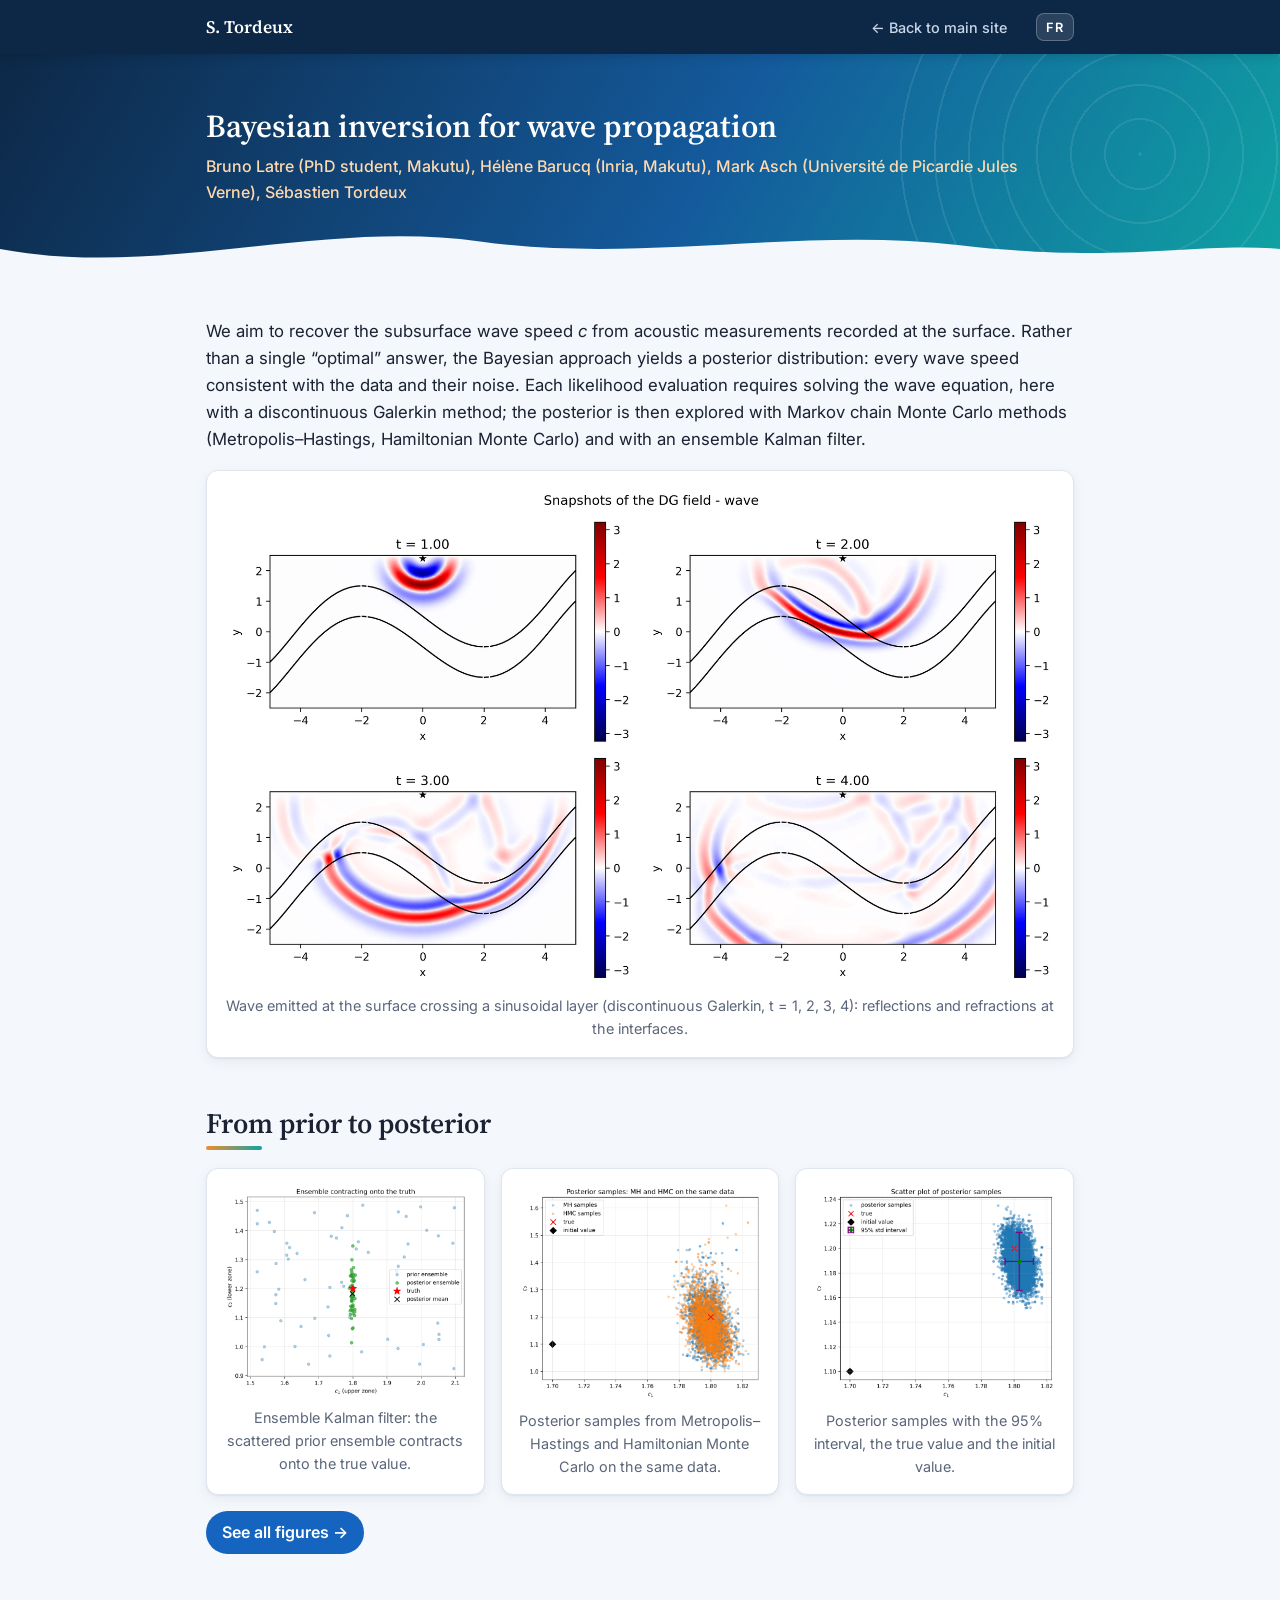
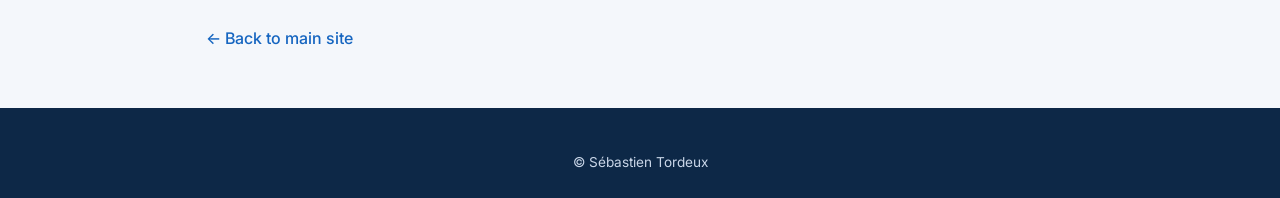
<file: bayes.html>
<!doctype html>
<html lang="fr">
<head>
<meta charset="utf-8">
<meta name="viewport" content="width=device-width, initial-scale=1">
<title>Inversion bayésienne — S. Tordeux</title>
<meta name="description" content="Inversion bayésienne (MCMC, HMC, EnKF) pour identifier la vitesse du sous-sol à partir de mesures acoustiques de surface.">
<link rel="icon" href="img/photo.jpg">
<link rel="preconnect" href="https://fonts.googleapis.com">
<link rel="preconnect" href="https://fonts.gstatic.com" crossorigin>
<link href="https://fonts.googleapis.com/css2?family=Source+Serif+4:opsz,wght@8..60,400;8..60,600&family=Inter:wght@400;500;600&display=swap" rel="stylesheet">
<link rel="stylesheet" href="style.css">
<script>(function(){var l;try{l=localStorage.getItem('lang')}catch(e){}if(!l)l=(navigator.language||'fr').slice(0,2)==='fr'?'fr':'en';document.documentElement.lang=l})();</script>
<style>
  .page-hero h1 { font-size: 2rem; margin: 0 0 .5rem; }
  .page-hero .authors { color: #ffd9ae; font-weight: 500; margin: 0; }
  .lead { font-size: 1.05rem; }
  figure { margin: 0; }
  figure img { width: 100%; height: auto; display: block; border-radius: 8px; background: #fff; }
  figcaption { color: var(--muted); font-size: .9rem; margin-top: .5rem; text-align: center; }
  .card { background: var(--surface); border: 1px solid var(--line); border-radius: 12px; padding: 1rem; box-shadow: var(--shadow); }
  .grid2 { display: grid; grid-template-columns: repeat(auto-fit, minmax(280px, 1fr)); gap: 1rem; }
  .grid3 { display: grid; grid-template-columns: repeat(auto-fit, minmax(240px, 1fr)); gap: 1rem; }
  .stack { display: grid; gap: 1.2rem; }
  .cta { display: inline-block; margin-top: 1rem; padding: .55rem 1rem; border-radius: 999px; background: var(--accent); color: #fff; font-weight: 600; }
  .cta:hover { text-decoration: none; opacity: .9; }
  .back { display: inline-block; margin-top: 1.5rem; font-weight: 500; }
  @media (max-width: 640px) { .page-hero h1 { font-size: 1.6rem; } }
</style>
</head>
<body>
<nav class="topbar">
  <div class="wrap topbar-in">
    <a class="brand" href="index.html">S. Tordeux</a>
    <ul class="menu"><li><a href="index.html#codes">← <span data-l="fr">Retour au site</span><span data-l="en">Back to main site</span></a></li></ul>
    <button id="lang-toggle" class="lang" type="button" aria-label="Changer de langue / Switch language"><span data-l="fr">EN</span><span data-l="en">FR</span></button>
  </div>
</nav>

<header class="hero page-hero">
  <div class="wrap">
    <h1><span data-l="fr">Inversion bayésienne pour la propagation d’ondes</span><span data-l="en">Bayesian inversion for wave propagation</span></h1>
    <p class="authors">Bruno Latre (<span data-l="fr">doctorant</span><span data-l="en">PhD student</span>, Makutu), Hélène Barucq (Inria, Makutu), Mark Asch (Université de Picardie Jules Verne), Sébastien Tordeux</p>
  </div>
  <svg class="wave" viewBox="0 0 1440 80" preserveAspectRatio="none" aria-hidden="true"><path d="M0,40 C180,80 360,0 540,30 C720,60 900,10 1080,35 C1260,60 1350,30 1440,40 L1440,80 L0,80 Z"/></svg>
</header>

<main class="wrap">
<section>
  <p class="lead">
    <span data-l="fr">On cherche à retrouver la vitesse de propagation <i>c</i> du sous-sol à partir de mesures d’ondes acoustiques enregistrées en surface. Plutôt qu’une seule solution « optimale », l’approche bayésienne fournit une loi a posteriori : la distribution de toutes les vitesses compatibles avec les données et leur bruit. Chaque évaluation de la vraisemblance demande de résoudre l’équation des ondes, ici par une méthode de Galerkin discontinue ; la loi a posteriori est ensuite explorée par des méthodes de Monte-Carlo par chaînes de Markov (Metropolis-Hastings, Monte-Carlo hamiltonien) et par un filtre de Kalman d’ensemble.</span>
    <span data-l="en">We aim to recover the subsurface wave speed <i>c</i> from acoustic measurements recorded at the surface. Rather than a single “optimal” answer, the Bayesian approach yields a posterior distribution: every wave speed consistent with the data and their noise. Each likelihood evaluation requires solving the wave equation, here with a discontinuous Galerkin method; the posterior is then explored with Markov chain Monte Carlo methods (Metropolis–Hastings, Hamiltonian Monte Carlo) and with an ensemble Kalman filter.</span>
  </p>
  <figure class="card"><img src="bayes/onde_instantanes.png" alt="Wave emitted at the surface crossing a sinusoidal layer (discontinuous Galerkin, t = 1, 2, 3, 4): reflections and refractions at the interfaces." loading="lazy" width="1600" height="959"><figcaption>Wave emitted at the surface crossing a sinusoidal layer (discontinuous Galerkin, t = 1, 2, 3, 4): reflections and refractions at the interfaces.</figcaption></figure>
</section>

<section>
  <h2><span data-l="fr">De l’a priori à l’a posteriori</span><span data-l="en">From prior to posterior</span></h2>
  <div class="grid3">
    <figure class="card"><img src="bayes/enkf_prior_posterior.png" alt="Ensemble Kalman filter: the scattered prior ensemble contracts onto the true value." loading="lazy" width="1600" height="1392"><figcaption>Ensemble Kalman filter: the scattered prior ensemble contracts onto the true value.</figcaption></figure>
    <figure class="card"><img src="bayes/nuage_MH_HMC.png" alt="Posterior samples from Metropolis–Hastings and Hamiltonian Monte Carlo on the same data." loading="lazy" width="1600" height="1413"><figcaption>Posterior samples from Metropolis–Hastings and Hamiltonian Monte Carlo on the same data.</figcaption></figure>
    <figure class="card"><img src="bayes/posterior_scatter.png" alt="Posterior samples with the 95% interval, the true value and the initial value." loading="lazy" width="1600" height="1415"><figcaption>Posterior samples with the 95% interval, the true value and the initial value.</figcaption></figure>
  </div>
  <a class="cta" href="bayes_galerie.html"><span data-l="fr">Voir toutes les figures →</span><span data-l="en">See all figures →</span></a>
</section>

<section>
  <a class="back" href="index.html#codes">← <span data-l="fr">Retour au site</span><span data-l="en">Back to main site</span></a>
</section>
</main>

<footer class="foot"><div class="wrap"><p>© Sébastien Tordeux</p></div></footer>
<script src="i18n.js"></script>
<script data-goatcounter="https://stordeux.goatcounter.com/count" async src="//gc.zgo.at/count.js"></script>
</body>
</html>
</file>
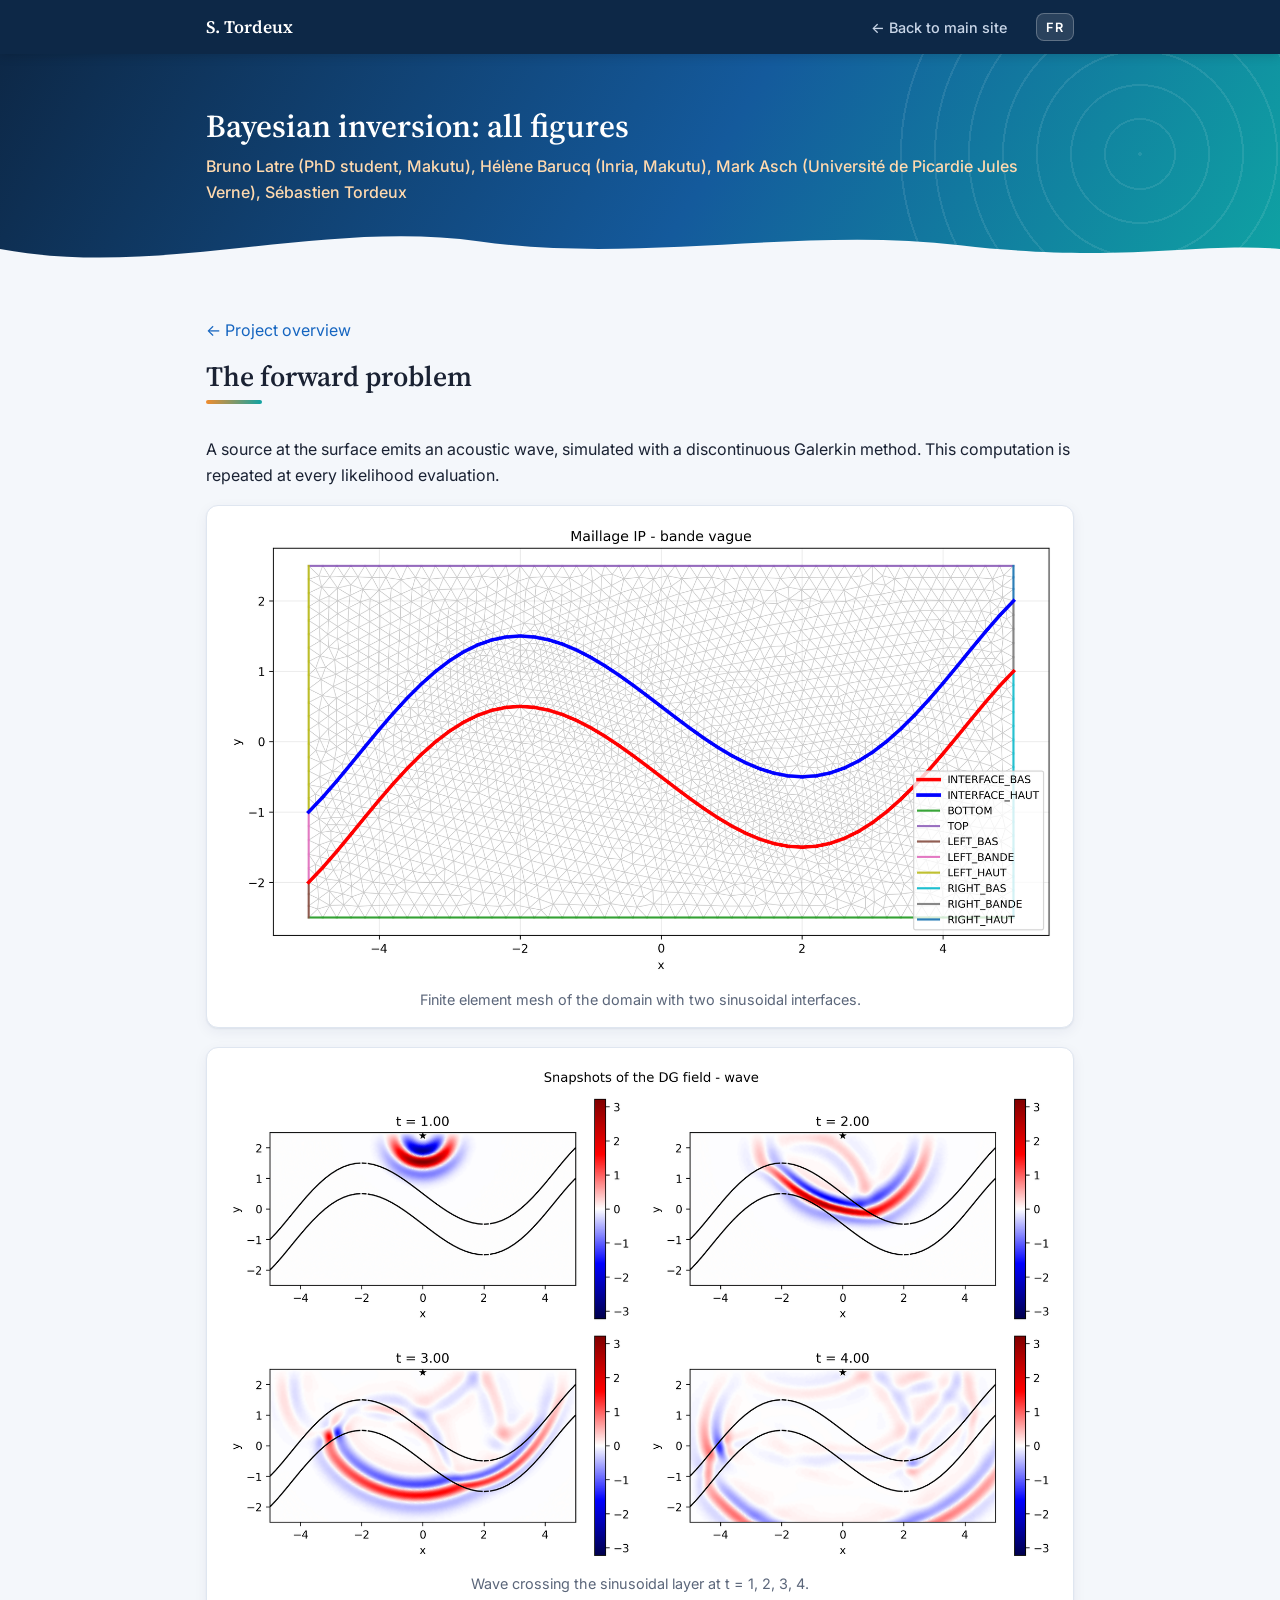
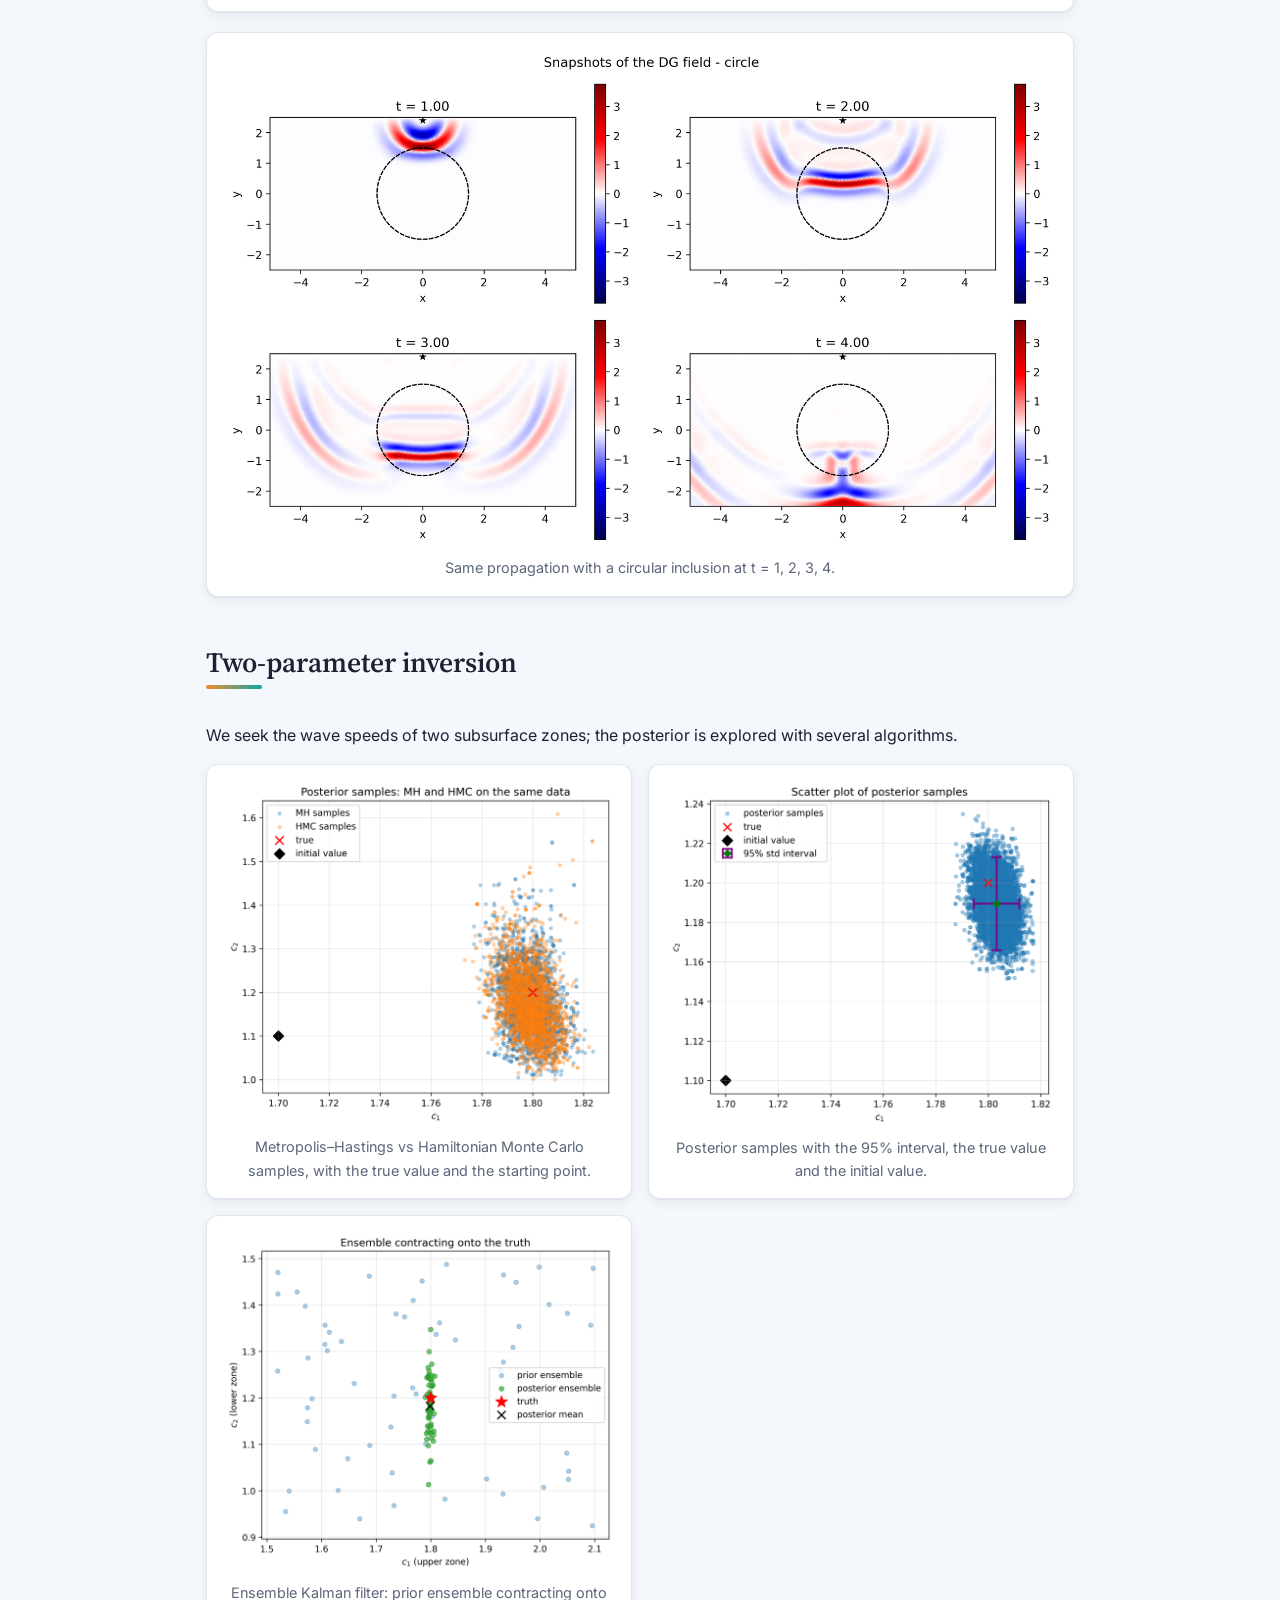
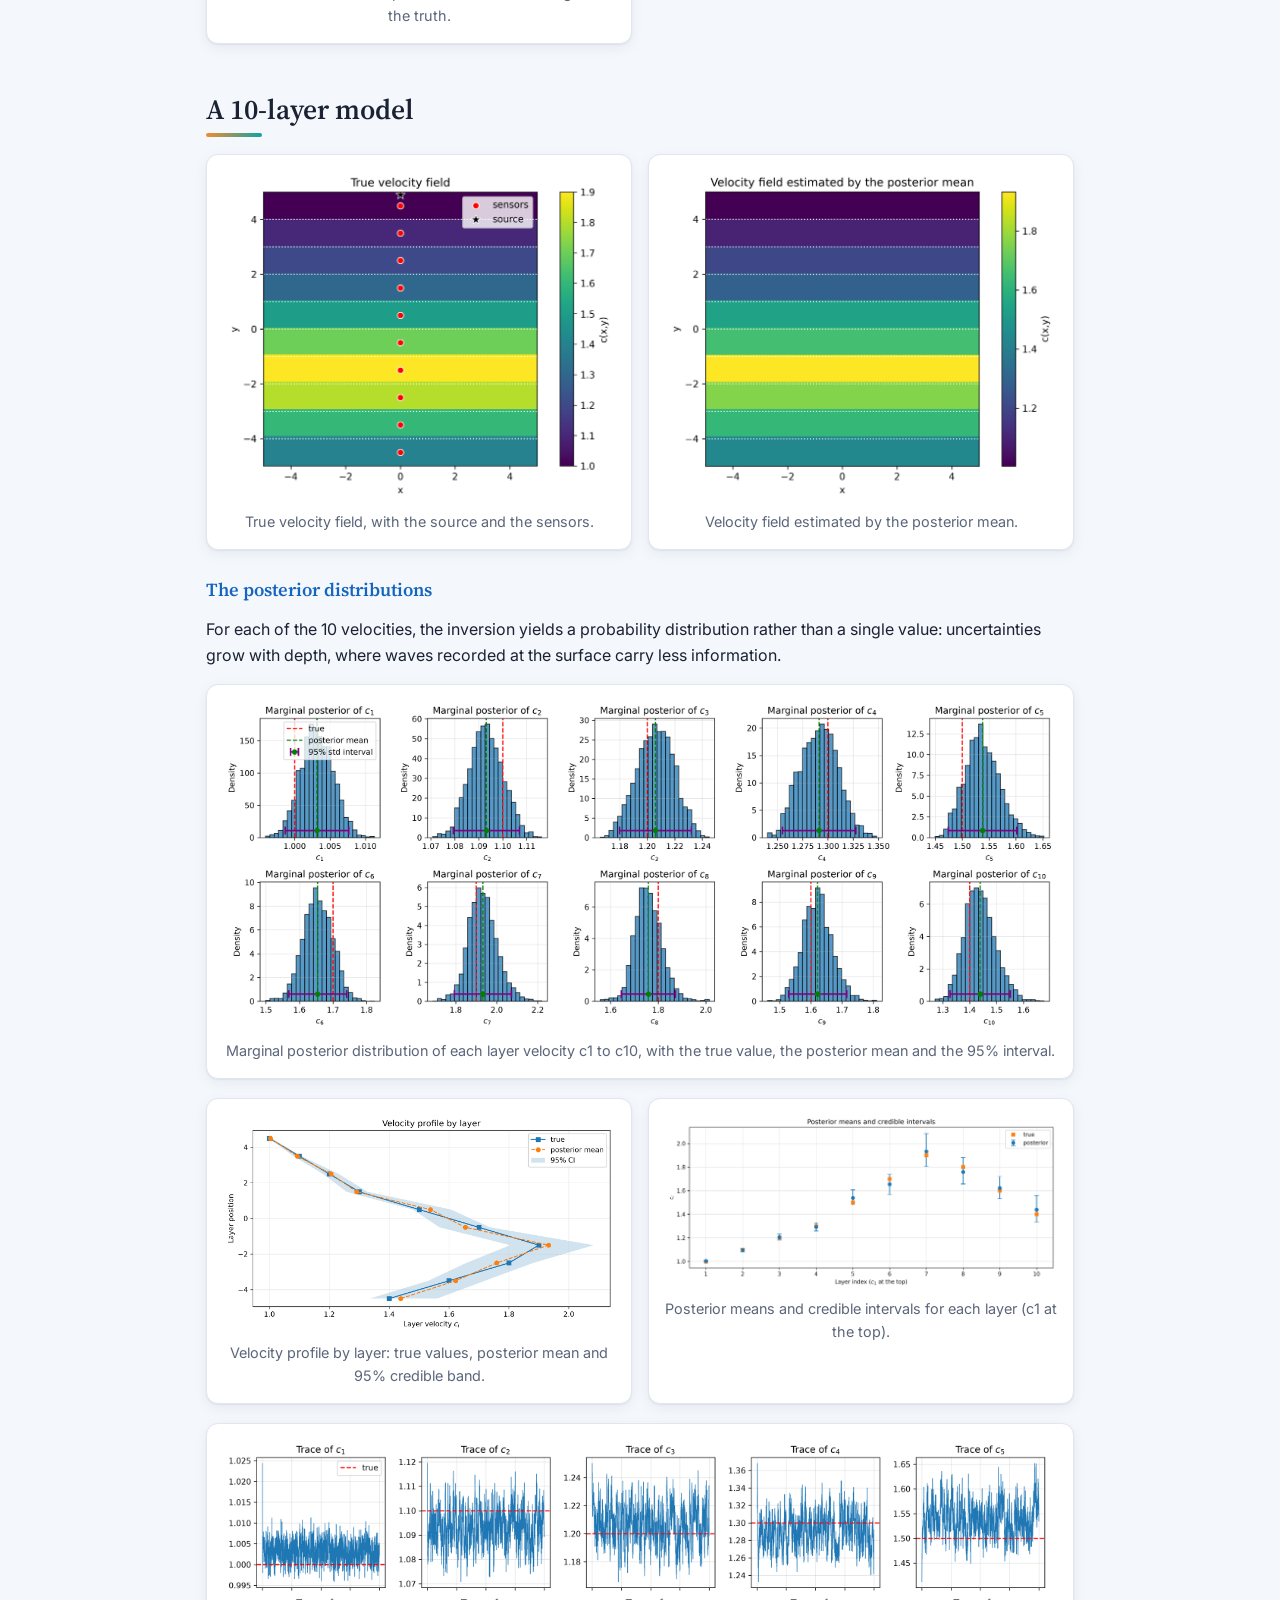
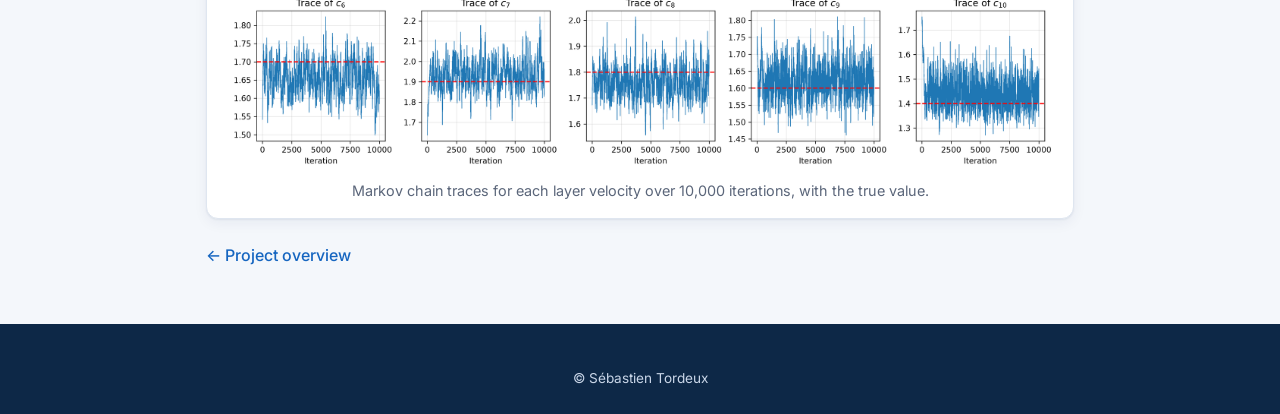
<file: bayes_galerie.html>
<!doctype html>
<html lang="fr">
<head>
<meta charset="utf-8">
<meta name="viewport" content="width=device-width, initial-scale=1">
<title>Inversion bayésienne : galerie — S. Tordeux</title>
<meta name="description" content="Toutes les figures du projet d’inversion bayésienne : problème direct, MCMC, HMC, EnKF, modèle à 10 couches.">
<link rel="icon" href="img/photo.jpg">
<link rel="preconnect" href="https://fonts.googleapis.com">
<link rel="preconnect" href="https://fonts.gstatic.com" crossorigin>
<link href="https://fonts.googleapis.com/css2?family=Source+Serif+4:opsz,wght@8..60,400;8..60,600&family=Inter:wght@400;500;600&display=swap" rel="stylesheet">
<link rel="stylesheet" href="style.css">
<script>(function(){var l;try{l=localStorage.getItem('lang')}catch(e){}if(!l)l=(navigator.language||'fr').slice(0,2)==='fr'?'fr':'en';document.documentElement.lang=l})();</script>
<style>
  .page-hero h1 { font-size: 2rem; margin: 0 0 .5rem; }
  .page-hero .authors { color: #ffd9ae; font-weight: 500; margin: 0; }
  .lead { font-size: 1.05rem; }
  figure { margin: 0; }
  figure img { width: 100%; height: auto; display: block; border-radius: 8px; background: #fff; }
  figcaption { color: var(--muted); font-size: .9rem; margin-top: .5rem; text-align: center; }
  .card { background: var(--surface); border: 1px solid var(--line); border-radius: 12px; padding: 1rem; box-shadow: var(--shadow); }
  .grid2 { display: grid; grid-template-columns: repeat(auto-fit, minmax(280px, 1fr)); gap: 1rem; }
  .grid3 { display: grid; grid-template-columns: repeat(auto-fit, minmax(240px, 1fr)); gap: 1rem; }
  .stack { display: grid; gap: 1.2rem; }
  .cta { display: inline-block; margin-top: 1rem; padding: .55rem 1rem; border-radius: 999px; background: var(--accent); color: #fff; font-weight: 600; }
  .cta:hover { text-decoration: none; opacity: .9; }
  .back { display: inline-block; margin-top: 1.5rem; font-weight: 500; }
  @media (max-width: 640px) { .page-hero h1 { font-size: 1.6rem; } }
</style>
</head>
<body>
<nav class="topbar">
  <div class="wrap topbar-in">
    <a class="brand" href="index.html">S. Tordeux</a>
    <ul class="menu"><li><a href="index.html#codes">← <span data-l="fr">Retour au site</span><span data-l="en">Back to main site</span></a></li></ul>
    <button id="lang-toggle" class="lang" type="button" aria-label="Changer de langue / Switch language"><span data-l="fr">EN</span><span data-l="en">FR</span></button>
  </div>
</nav>

<header class="hero page-hero">
  <div class="wrap">
    <h1><span data-l="fr">Inversion bayésienne : toutes les figures</span><span data-l="en">Bayesian inversion: all figures</span></h1>
    <p class="authors">Bruno Latre (<span data-l="fr">doctorant</span><span data-l="en">PhD student</span>, Makutu), Hélène Barucq (Inria, Makutu), Mark Asch (Université de Picardie Jules Verne), Sébastien Tordeux</p>
  </div>
  <svg class="wave" viewBox="0 0 1440 80" preserveAspectRatio="none" aria-hidden="true"><path d="M0,40 C180,80 360,0 540,30 C720,60 900,10 1080,35 C1260,60 1350,30 1440,40 L1440,80 L0,80 Z"/></svg>
</header>

<main class="wrap">
<section>
  <p><a href="bayes.html">← <span data-l="fr">Présentation du projet</span><span data-l="en">Project overview</span></a></p>
  <h2><span data-l="fr">Le problème direct</span><span data-l="en">The forward problem</span></h2>
  <p><span data-l="fr">Une source placée en surface émet une onde acoustique, simulée par une méthode de Galerkin discontinue. Ce calcul est répété à chaque évaluation de la vraisemblance.</span><span data-l="en">A source at the surface emits an acoustic wave, simulated with a discontinuous Galerkin method. This computation is repeated at every likelihood evaluation.</span></p>
  <div class="stack">
    <figure class="card"><img src="bayes/maillage.png" alt="Finite element mesh of the domain with two sinusoidal interfaces." loading="lazy" width="1600" height="880"><figcaption>Finite element mesh of the domain with two sinusoidal interfaces.</figcaption></figure>
    <figure class="card"><img src="bayes/onde_instantanes.png" alt="Wave crossing the sinusoidal layer at t = 1, 2, 3, 4." loading="lazy" width="1600" height="959"><figcaption>Wave crossing the sinusoidal layer at t = 1, 2, 3, 4.</figcaption></figure>
    <figure class="card"><img src="bayes/onde_cercle_instantanes.png" alt="Same propagation with a circular inclusion at t = 1, 2, 3, 4." loading="lazy" width="1600" height="959"><figcaption>Same propagation with a circular inclusion at t = 1, 2, 3, 4.</figcaption></figure>
  </div>
</section>

<section>
  <h2><span data-l="fr">Inversion à deux paramètres</span><span data-l="en">Two-parameter inversion</span></h2>
  <p><span data-l="fr">On cherche les vitesses de deux zones du sous-sol ; la loi a posteriori est explorée par différents algorithmes.</span><span data-l="en">We seek the wave speeds of two subsurface zones; the posterior is explored with several algorithms.</span></p>
  <div class="grid2">
    <figure class="card"><img src="bayes/nuage_MH_HMC.png" alt="Metropolis–Hastings vs Hamiltonian Monte Carlo samples, with the true value and the starting point." loading="lazy" width="1600" height="1413"><figcaption>Metropolis–Hastings vs Hamiltonian Monte Carlo samples, with the true value and the starting point.</figcaption></figure>
    <figure class="card"><img src="bayes/posterior_scatter.png" alt="Posterior samples with the 95% interval, the true value and the initial value." loading="lazy" width="1600" height="1415"><figcaption>Posterior samples with the 95% interval, the true value and the initial value.</figcaption></figure>
    <figure class="card"><img src="bayes/enkf_prior_posterior.png" alt="Ensemble Kalman filter: prior ensemble contracting onto the truth." loading="lazy" width="1600" height="1392"><figcaption>Ensemble Kalman filter: prior ensemble contracting onto the truth.</figcaption></figure>
  </div>
</section>

<section>
  <h2><span data-l="fr">Un modèle à 10 couches</span><span data-l="en">A 10-layer model</span></h2>
  <div class="grid2">
    <figure class="card"><img src="bayes/10couches_c_vrai.png" alt="True velocity field, with the source and the sensors." loading="lazy" width="1600" height="1350"><figcaption>True velocity field, with the source and the sensors.</figcaption></figure>
    <figure class="card"><img src="bayes/10couches_c_estime.png" alt="Velocity field estimated by the posterior mean." loading="lazy" width="1600" height="1349"><figcaption>Velocity field estimated by the posterior mean.</figcaption></figure>
  </div>
  <h3><span data-l="fr">Les lois a posteriori</span><span data-l="en">The posterior distributions</span></h3>
  <p><span data-l="fr">L’inversion fournit, pour chacune des 10 vitesses, une loi de probabilité et non une seule valeur : les incertitudes croissent avec la profondeur, là où les ondes enregistrées en surface portent moins d’information.</span><span data-l="en">For each of the 10 velocities, the inversion yields a probability distribution rather than a single value: uncertainties grow with depth, where waves recorded at the surface carry less information.</span></p>
  <div class="stack">
    <figure class="card"><img src="bayes/10couches_marginales.png" alt="Marginal posterior distribution of each layer velocity c1 to c10, with the true value, the posterior mean and the 95% interval." loading="lazy" width="2200" height="869"><figcaption>Marginal posterior distribution of each layer velocity c1 to c10, with the true value, the posterior mean and the 95% interval.</figcaption></figure>
    <div class="grid2">
      <figure class="card"><img src="bayes/10couches_profil.png" alt="Velocity profile by layer: true values, posterior mean and 95% credible band." loading="lazy" width="1400" height="779"><figcaption>Velocity profile by layer: true values, posterior mean and 95% credible band.</figcaption></figure>
      <figure class="card"><img src="bayes/10couches_moyennes_ic.png" alt="Posterior means and credible intervals for each layer (c1 at the top)." loading="lazy" width="1600" height="710"><figcaption>Posterior means and credible intervals for each layer (c1 at the top).</figcaption></figure>
    </div>
    <figure class="card"><img src="bayes/10couches_traces.png" alt="Markov chain traces for each layer velocity over 10,000 iterations, with the true value." loading="lazy" width="2200" height="871"><figcaption>Markov chain traces for each layer velocity over 10,000 iterations, with the true value.</figcaption></figure>
  </div>
  <a class="back" href="bayes.html">← <span data-l="fr">Présentation du projet</span><span data-l="en">Project overview</span></a>
</section>
</main>

<footer class="foot"><div class="wrap"><p>© Sébastien Tordeux</p></div></footer>
<script src="i18n.js"></script>
<script data-goatcounter="https://stordeux.goatcounter.com/count" async src="//gc.zgo.at/count.js"></script>
</body>
</html>
</file>
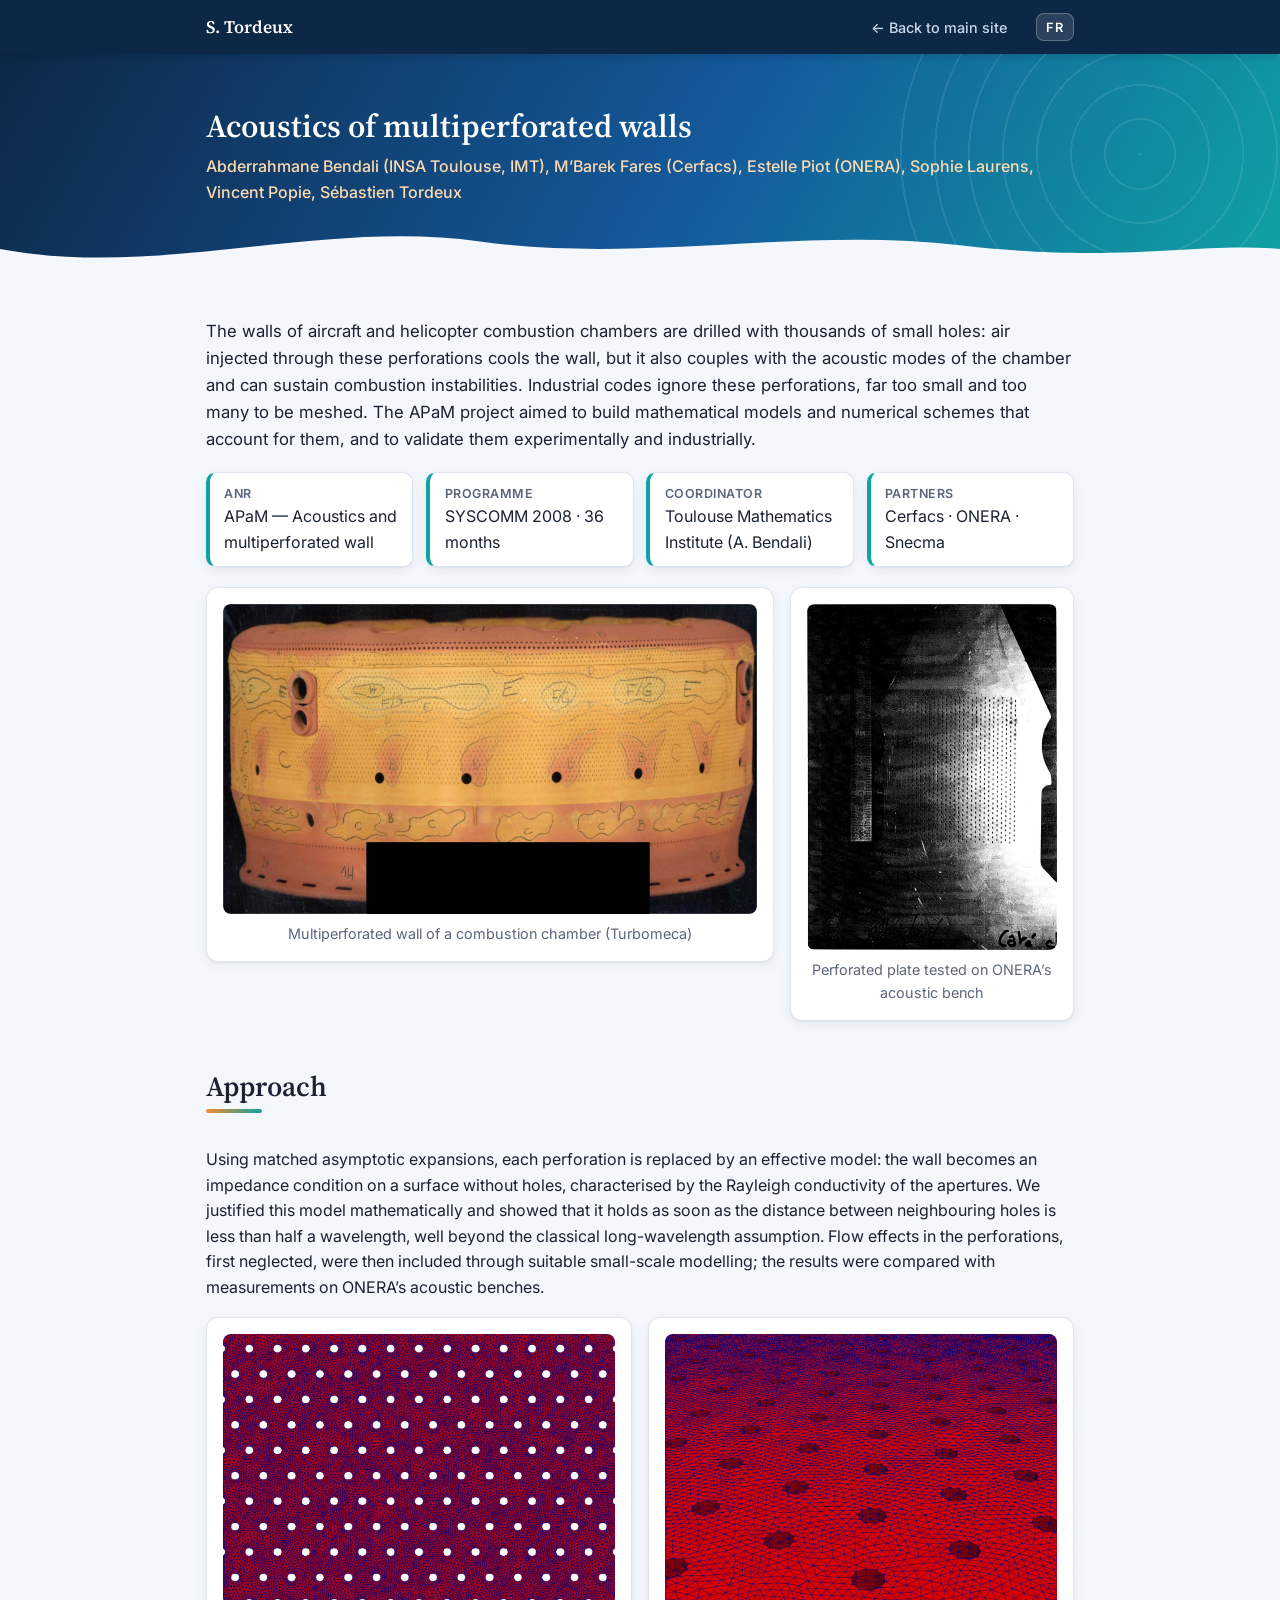
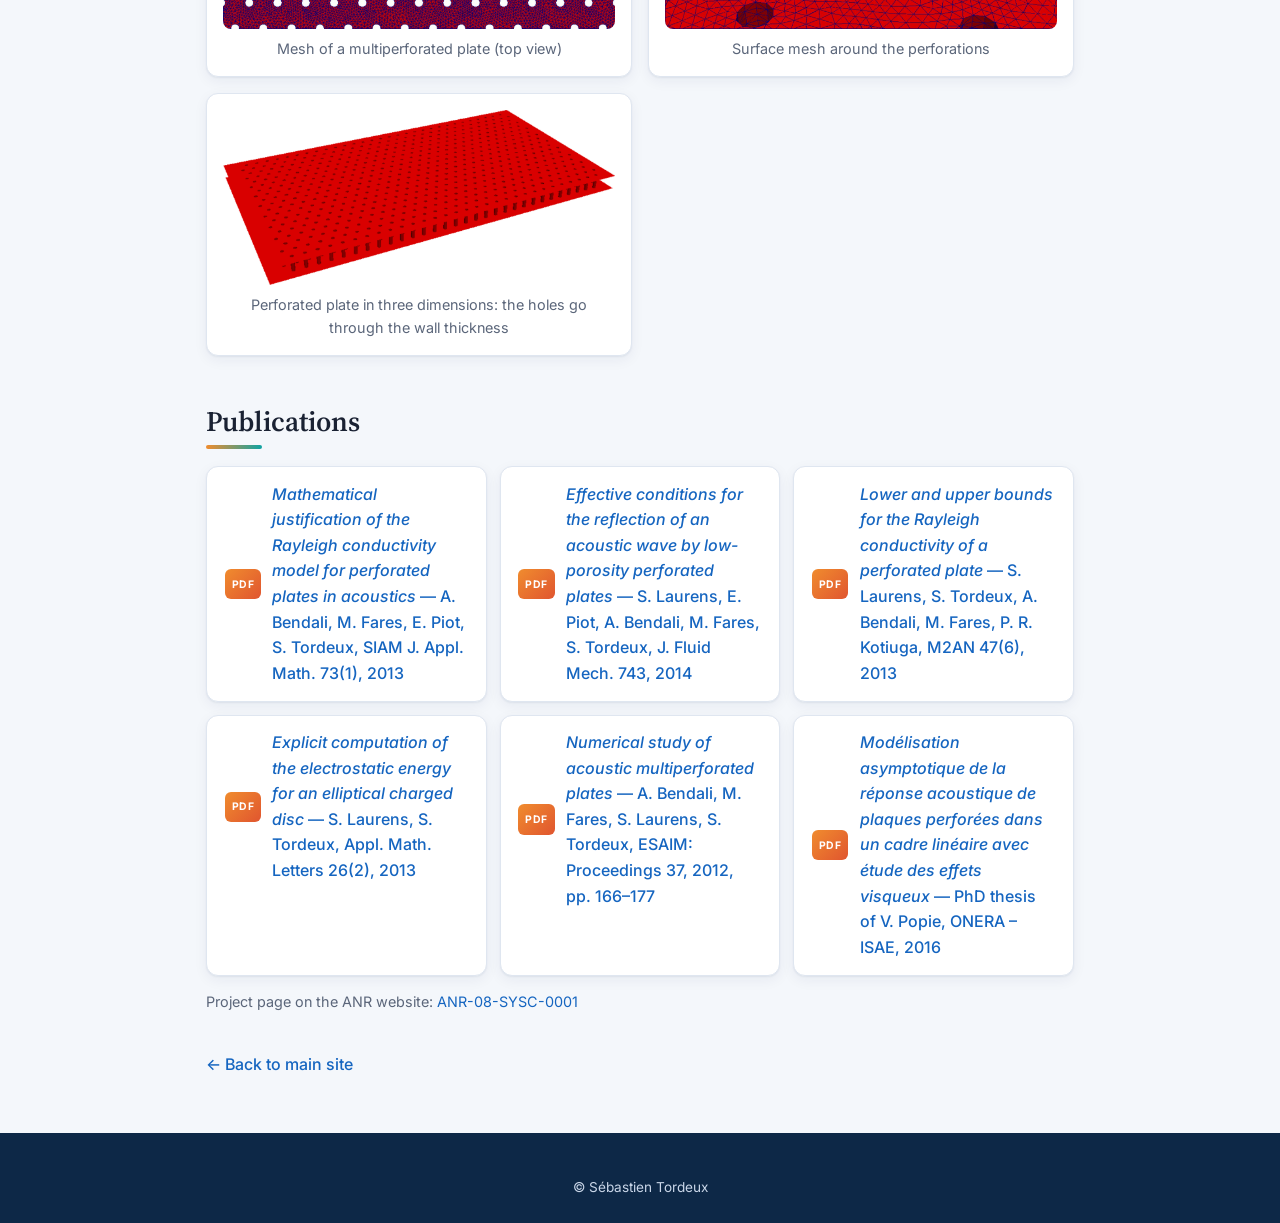
<file: parois.html>
<!doctype html>
<html lang="fr">
<head>
<meta charset="utf-8">
<meta name="viewport" content="width=device-width, initial-scale=1">
<title>Parois multiperforées — S. Tordeux</title>
<meta name="description" content="Modélisation acoustique des parois multiperforées des chambres de combustion (projet ANR APaM) : conductivité de Rayleigh, conditions d’impédance, validation expérimentale ONERA.">
<link rel="icon" href="img/photo.jpg">
<link rel="preconnect" href="https://fonts.googleapis.com">
<link rel="preconnect" href="https://fonts.gstatic.com" crossorigin>
<link href="https://fonts.googleapis.com/css2?family=Source+Serif+4:opsz,wght@8..60,400;8..60,600&family=Inter:wght@400;500;600&display=swap" rel="stylesheet">
<link rel="stylesheet" href="style.css">
<script>(function(){var l;try{l=localStorage.getItem('lang')}catch(e){}if(!l)l=(navigator.language||'fr').slice(0,2)==='fr'?'fr':'en';document.documentElement.lang=l})();</script>
<style>
  .page-hero h1 { font-size: 2rem; margin: 0 0 .5rem; }
  .page-hero .authors { color: #ffd9ae; font-weight: 500; margin: 0; }
  .lead { font-size: 1.05rem; }
  figure { margin: 0; }
  figure img { width: 100%; height: auto; display: block; border-radius: 8px; background: #fff; }
  figcaption { color: var(--muted); font-size: .9rem; margin-top: .5rem; text-align: center; }
  .card { background: var(--surface); border: 1px solid var(--line); border-radius: 12px; padding: 1rem; box-shadow: var(--shadow); }
  .grid2 { display: grid; grid-template-columns: repeat(auto-fit, minmax(280px, 1fr)); gap: 1rem; }
  .grid-photo { display: grid; grid-template-columns: 2fr 1fr; gap: 1rem; align-items: start; }
  .facts { display: grid; grid-template-columns: repeat(auto-fit, minmax(180px, 1fr)); gap: .8rem; margin: 1.2rem 0; }
  .fact { background: var(--surface); border: 1px solid var(--line); border-left: 4px solid var(--accent-2); border-radius: 10px; padding: .7rem .9rem; box-shadow: var(--shadow); }
  .fact b { display: block; font-size: .78rem; text-transform: uppercase; letter-spacing: .04em; color: var(--muted); font-weight: 600; }
  .back { display: inline-block; margin-top: 1.5rem; font-weight: 500; }
  @media (max-width: 640px) { .grid-photo { grid-template-columns: 1fr; } .page-hero h1 { font-size: 1.6rem; } }
</style>
</head>
<body>
<nav class="topbar">
  <div class="wrap topbar-in">
    <a class="brand" href="index.html">S. Tordeux</a>
    <ul class="menu"><li><a href="index.html#accueil">← <span data-l="fr">Retour au site</span><span data-l="en">Back to main site</span></a></li></ul>
    <button id="lang-toggle" class="lang" type="button" aria-label="Changer de langue / Switch language"><span data-l="fr">EN</span><span data-l="en">FR</span></button>
  </div>
</nav>

<header class="hero page-hero">
  <div class="wrap">
    <h1><span data-l="fr">Acoustique des parois multiperforées</span><span data-l="en">Acoustics of multiperforated walls</span></h1>
    <p class="authors">Abderrahmane Bendali (INSA Toulouse, IMT), M’Barek Fares (Cerfacs), Estelle Piot (ONERA), Sophie Laurens, Vincent Popie, Sébastien Tordeux</p>
  </div>
  <svg class="wave" viewBox="0 0 1440 80" preserveAspectRatio="none" aria-hidden="true"><path d="M0,40 C180,80 360,0 540,30 C720,60 900,10 1080,35 C1260,60 1350,30 1440,40 L1440,80 L0,80 Z"/></svg>
</header>

<main class="wrap">
<section>
  <p class="lead">
    <span data-l="fr">Les parois des chambres de combustion des moteurs d’avion et d’hélicoptère sont percées de milliers de petits trous : l’air injecté à travers ces perforations refroidit la paroi, mais il interagit aussi avec les modes acoustiques de la chambre et peut entretenir des instabilités de combustion. Les codes industriels ignorent ces perforations, beaucoup trop petites et trop nombreuses pour être maillées. Le projet APaM visait à construire des modèles mathématiques et des schémas numériques qui en rendent compte, puis à les valider expérimentalement et industriellement.</span>
    <span data-l="en">The walls of aircraft and helicopter combustion chambers are drilled with thousands of small holes: air injected through these perforations cools the wall, but it also couples with the acoustic modes of the chamber and can sustain combustion instabilities. Industrial codes ignore these perforations, far too small and too many to be meshed. The APaM project aimed to build mathematical models and numerical schemes that account for them, and to validate them experimentally and industrially.</span>
  </p>
  <div class="facts">
    <div class="fact"><b>ANR</b>APaM — <span data-l="fr">Acoustique et paroi multiperforée</span><span data-l="en">Acoustics and multiperforated wall</span></div>
    <div class="fact"><b><span data-l="fr">Programme</span><span data-l="en">Programme</span></b>SYSCOMM 2008 · <span data-l="fr">36 mois</span><span data-l="en">36 months</span></div>
    <div class="fact"><b><span data-l="fr">Coordination</span><span data-l="en">Coordinator</span></b><span data-l="fr">Institut de Mathématiques de Toulouse (A. Bendali)</span><span data-l="en">Toulouse Mathematics Institute (A. Bendali)</span></div>
    <div class="fact"><b><span data-l="fr">Partenaires</span><span data-l="en">Partners</span></b>Cerfacs · ONERA · Snecma</div>
  </div>
  <div class="grid-photo">
    <figure class="card"><img src="parois/chambre_combustion.jpg" alt="" loading="lazy" width="1600" height="930"><figcaption><span data-l="fr">Paroi multiperforée d’une chambre de combustion (Turbomeca)</span><span data-l="en">Multiperforated wall of a combustion chamber (Turbomeca)</span></figcaption></figure>
    <figure class="card"><img src="parois/plaque_onera_photo.jpg" alt="" loading="lazy" width="1000" height="1384"><figcaption><span data-l="fr">Plaque perforée testée sur le banc acoustique de l’ONERA</span><span data-l="en">Perforated plate tested on ONERA’s acoustic bench</span></figcaption></figure>
  </div>
</section>

<section>
  <h2><span data-l="fr">La démarche</span><span data-l="en">Approach</span></h2>
  <p>
    <span data-l="fr">Par la méthode des développements asymptotiques raccordés, chaque perforation est remplacée par un modèle effectif : la paroi devient une condition d’impédance portée par une surface sans trous, caractérisée par la conductivité de Rayleigh des ouvertures. Nous avons justifié mathématiquement ce modèle et montré qu’il reste valable dès que la distance entre deux trous voisins est inférieure à une demi-longueur d’onde, bien au-delà de l’hypothèse classique de grande longueur d’onde. Les effets de l’écoulement dans les perforations, d’abord négligés, ont ensuite été pris en compte par une modélisation adaptée aux petites échelles ; les résultats ont été confrontés aux mesures réalisées sur les bancs acoustiques de l’ONERA.</span>
    <span data-l="en">Using matched asymptotic expansions, each perforation is replaced by an effective model: the wall becomes an impedance condition on a surface without holes, characterised by the Rayleigh conductivity of the apertures. We justified this model mathematically and showed that it holds as soon as the distance between neighbouring holes is less than half a wavelength, well beyond the classical long-wavelength assumption. Flow effects in the perforations, first neglected, were then included through suitable small-scale modelling; the results were compared with measurements on ONERA’s acoustic benches.</span>
  </p>
  <div class="grid2">
    <figure class="card"><img src="parois/maillage_plaque.jpg" alt="" loading="lazy" width="1400" height="1055"><figcaption><span data-l="fr">Maillage d’une plaque multiperforée (vue de dessus)</span><span data-l="en">Mesh of a multiperforated plate (top view)</span></figcaption></figure>
    <figure class="card"><img src="parois/maillage_3d.jpg" alt="" loading="lazy" width="1400" height="1055"><figcaption><span data-l="fr">Maillage de surface autour des perforations</span><span data-l="en">Surface mesh around the perforations</span></figcaption></figure>
    <figure class="card"><img src="parois/maillage_trous.png" alt="" loading="lazy" width="1200" height="536"><figcaption><span data-l="fr">Plaque perforée en trois dimensions : les trous traversent l’épaisseur de la paroi</span><span data-l="en">Perforated plate in three dimensions: the holes go through the wall thickness</span></figcaption></figure>
  </div>
</section>

<section>
  <h2>Publications</h2>
  <ul class="docs pdfs">
    <li><a href="https://hal.science/hal-00860712" target="_blank" rel="noopener"><span><i>Mathematical justification of the Rayleigh conductivity model for perforated plates in acoustics</i> — A. Bendali, M. Fares, E. Piot, S. Tordeux, SIAM J. Appl. Math. 73(1), 2013</span></a></li>
    <li><a href="https://hal.science/hal-00769393" target="_blank" rel="noopener"><span><i>Effective conditions for the reflection of an acoustic wave by low-porosity perforated plates</i> — S. Laurens, E. Piot, A. Bendali, M. Fares, S. Tordeux, J. Fluid Mech. 743, 2014</span></a></li>
    <li><a href="https://hal.science/hal-00686438" target="_blank" rel="noopener"><span><i>Lower and upper bounds for the Rayleigh conductivity of a perforated plate</i> — S. Laurens, S. Tordeux, A. Bendali, M. Fares, P. R. Kotiuga, M2AN 47(6), 2013</span></a></li>
    <li><a href="https://hal.science/hal-00723234" target="_blank" rel="noopener"><span><i>Explicit computation of the electrostatic energy for an elliptical charged disc</i> — S. Laurens, S. Tordeux, Appl. Math. Letters 26(2), 2013</span></a></li>
    <li><a href="https://hal.science/hal-00686434" target="_blank" rel="noopener"><span><i>Numerical study of acoustic multiperforated plates</i> — A. Bendali, M. Fares, S. Laurens, S. Tordeux, ESAIM: Proceedings 37, 2012, pp. 166–177</span></a></li>
    <li><a href="https://theses.fr/2016ESAE0001" target="_blank" rel="noopener"><span><i>Modélisation asymptotique de la réponse acoustique de plaques perforées dans un cadre linéaire avec étude des effets visqueux</i> — <span data-l="fr">thèse de</span><span data-l="en">PhD thesis of</span> V. Popie, ONERA – ISAE, 2016</span></a></li>
  </ul>
  <p class="aside"><span data-l="fr">Présentation du projet sur le site de l’ANR :</span><span data-l="en">Project page on the ANR website:</span> <a href="https://anr.fr/Projet-ANR-08-SYSC-0001" target="_blank" rel="noopener">ANR-08-SYSC-0001</a></p>
  <a class="back" href="index.html#accueil">← <span data-l="fr">Retour au site</span><span data-l="en">Back to main site</span></a>
</section>
</main>

<footer class="foot"><div class="wrap"><p>© Sébastien Tordeux</p></div></footer>
<script src="i18n.js"></script>
<script data-goatcounter="https://stordeux.goatcounter.com/count" async src="//gc.zgo.at/count.js"></script>
</body>
</html>
</file>
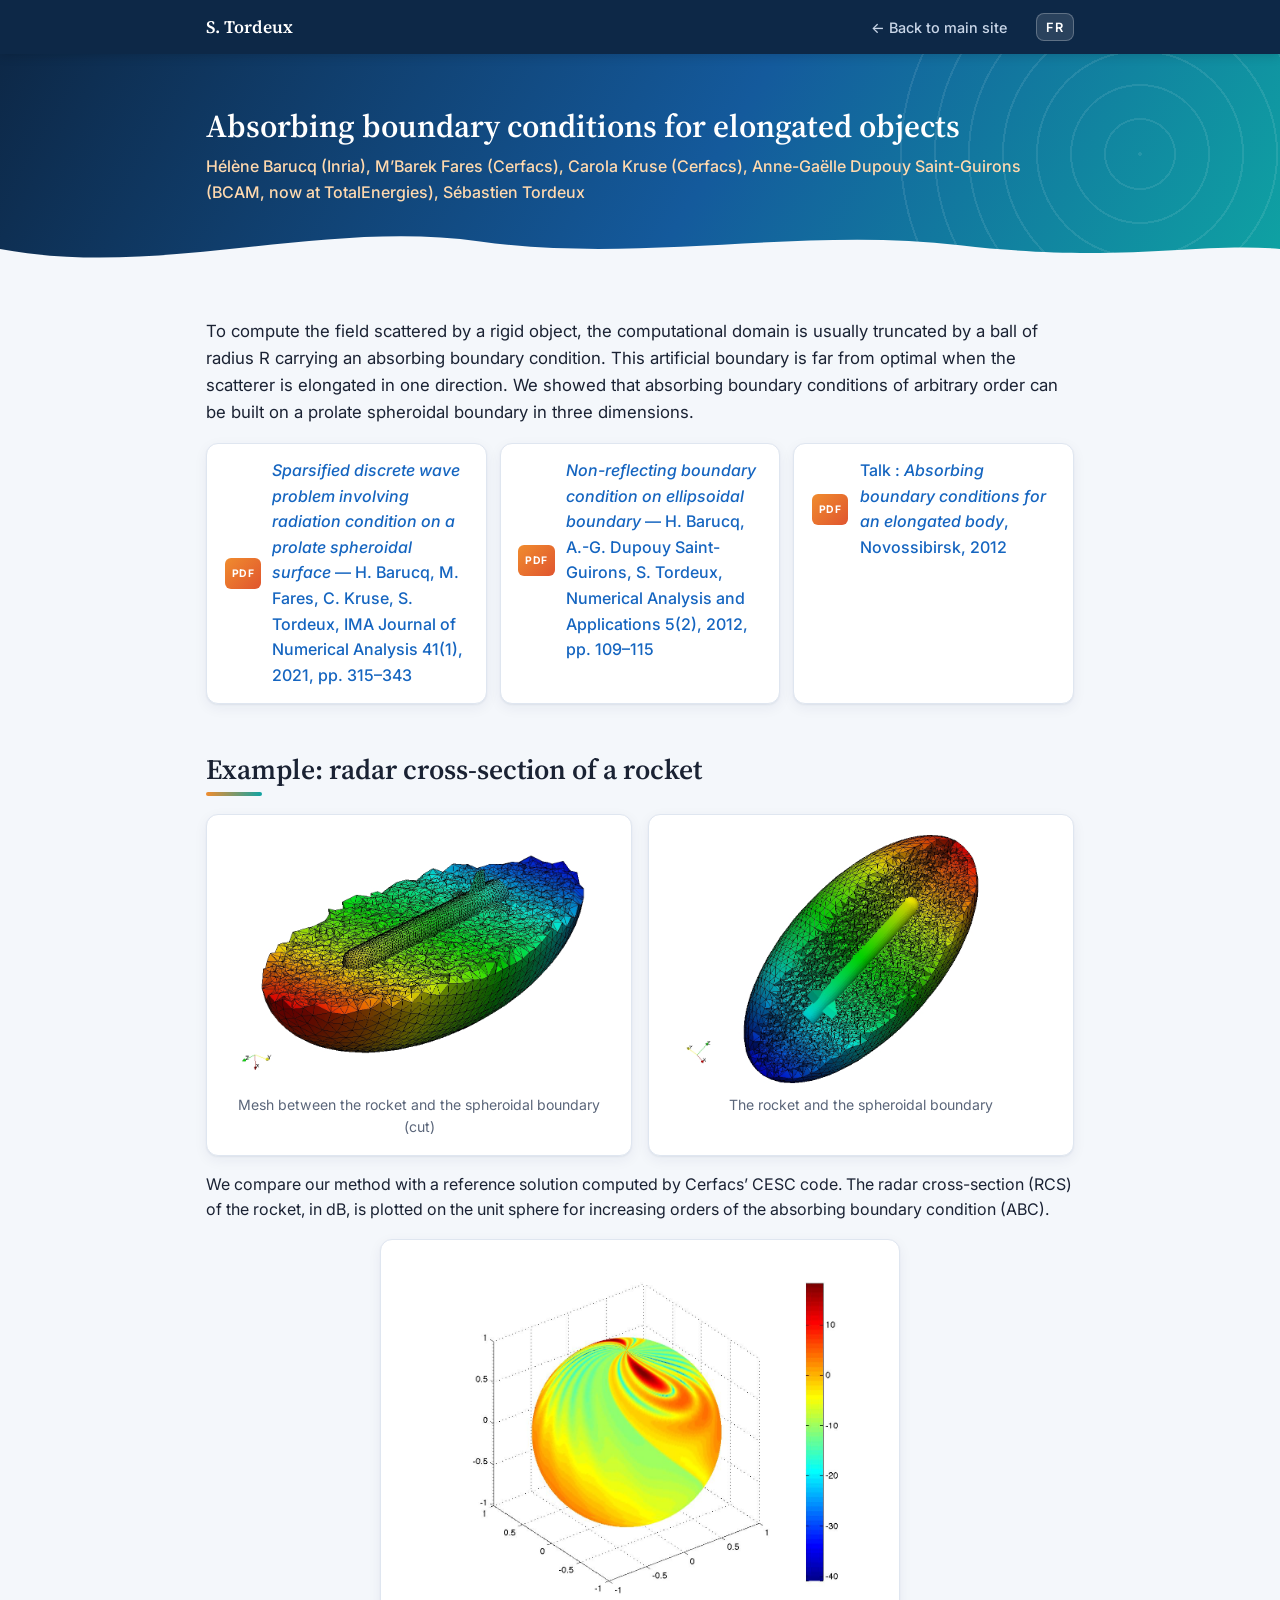
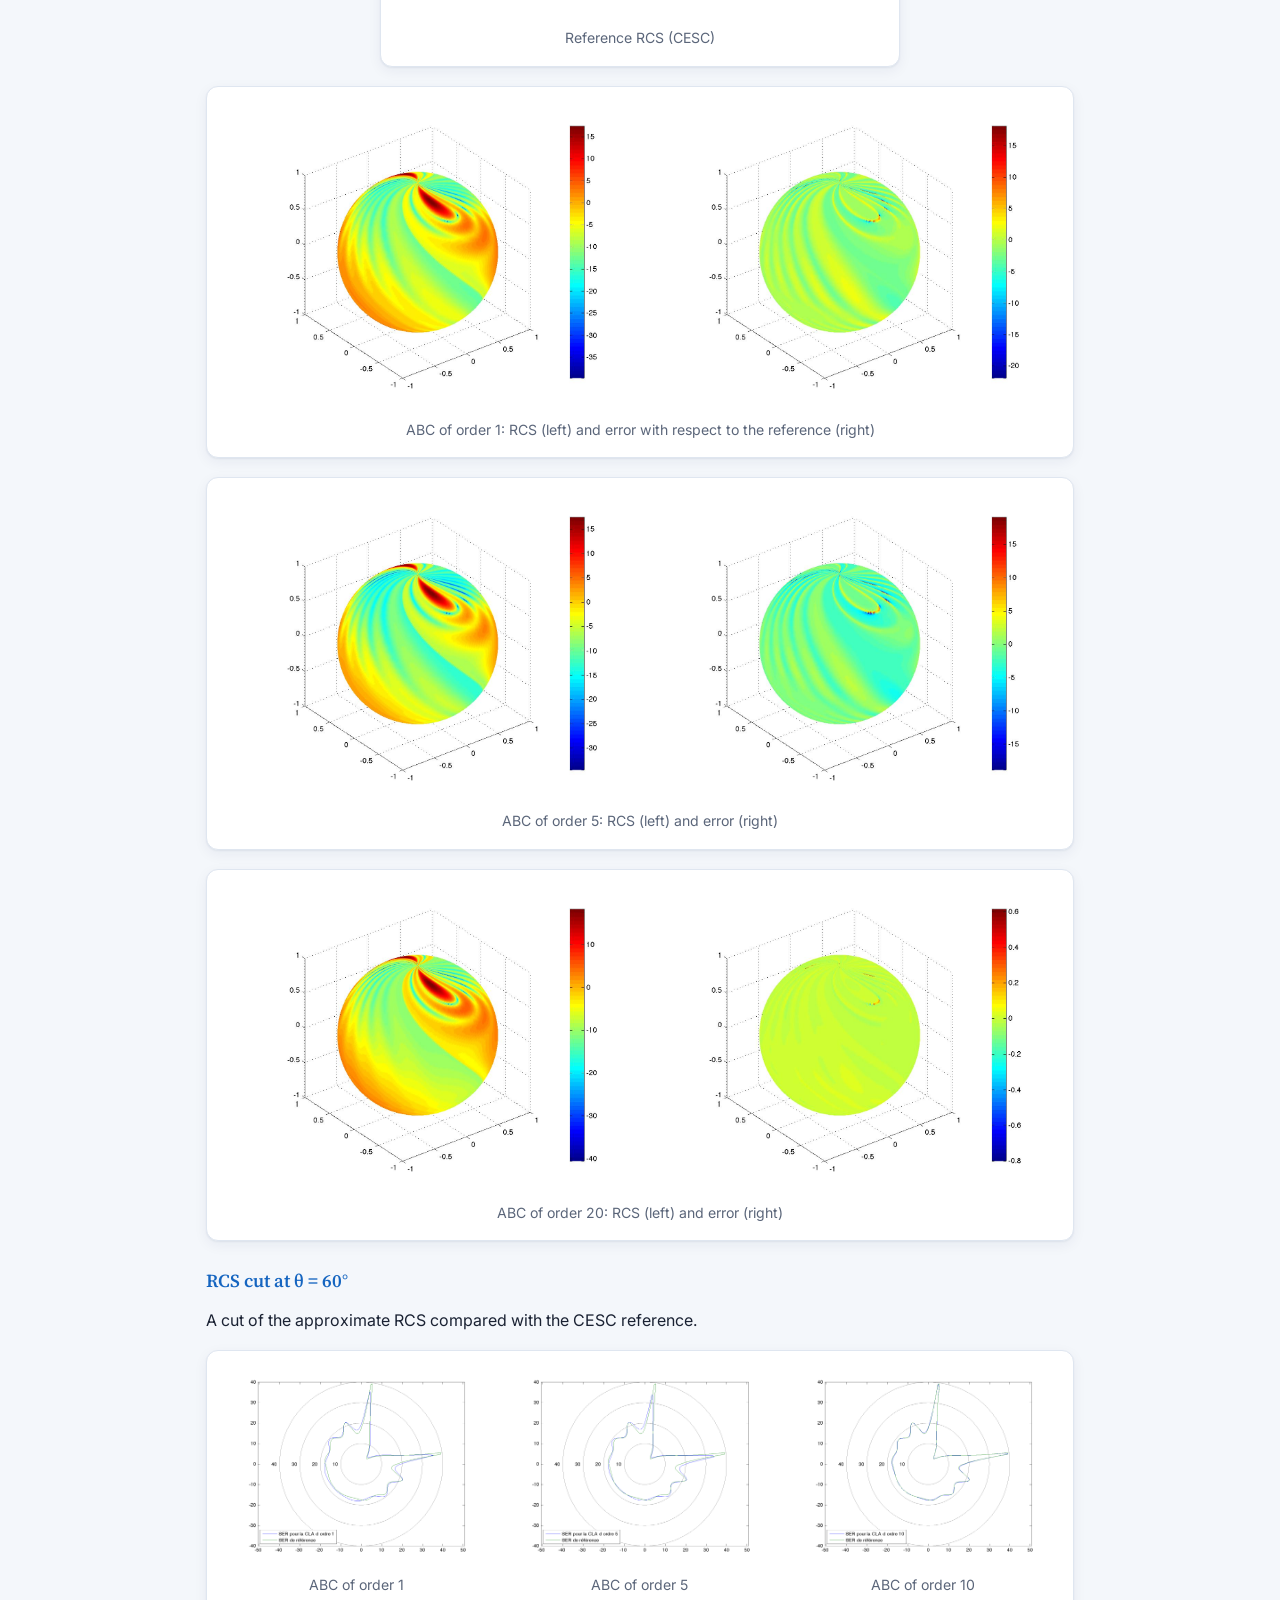
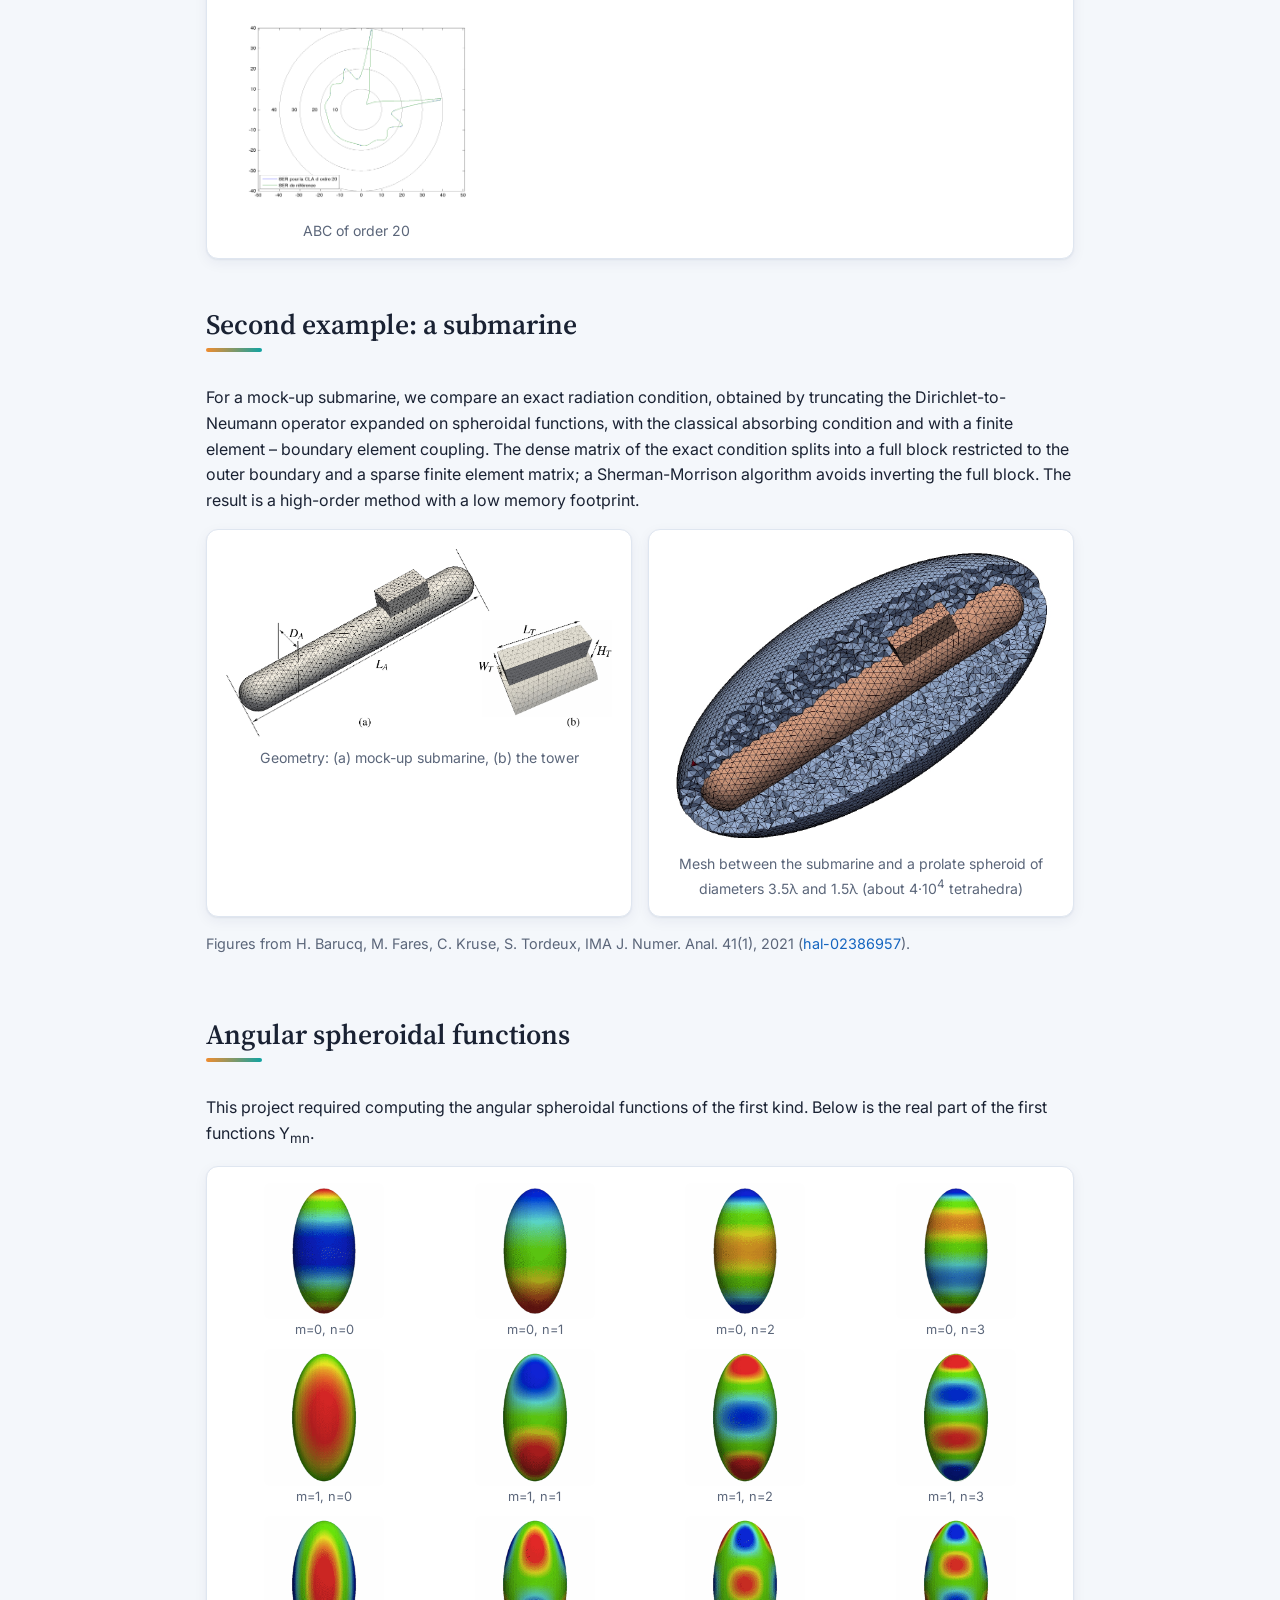
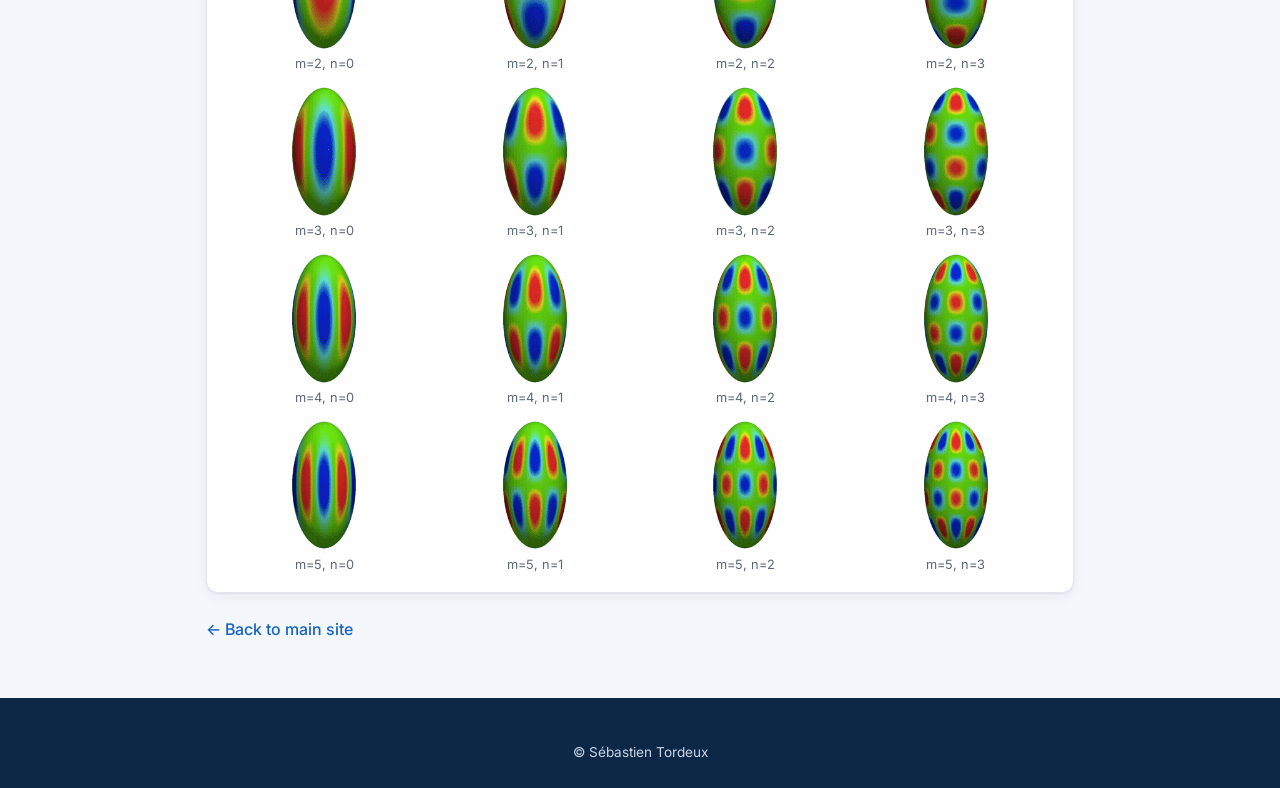
<file: spheroidal.html>
<!doctype html>
<html lang="fr">
<head>
<meta charset="utf-8">
<meta name="viewport" content="width=device-width, initial-scale=1">
<title>Objets allongés — S. Tordeux</title>
<meta name="description" content="Conditions aux limites absorbantes d’ordre arbitraire sur une frontière sphéroïdale pour la diffraction par des objets allongés.">
<link rel="icon" href="img/photo.jpg">
<link rel="preconnect" href="https://fonts.googleapis.com">
<link rel="preconnect" href="https://fonts.gstatic.com" crossorigin>
<link href="https://fonts.googleapis.com/css2?family=Source+Serif+4:opsz,wght@8..60,400;8..60,600&family=Inter:wght@400;500;600&display=swap" rel="stylesheet">
<link rel="stylesheet" href="style.css">
<script>(function(){var l;try{l=localStorage.getItem('lang')}catch(e){}if(!l)l=(navigator.language||'fr').slice(0,2)==='fr'?'fr':'en';document.documentElement.lang=l})();</script>
<style>
  .page-hero h1 { font-size: 2rem; margin: 0 0 .5rem; }
  .page-hero .authors { color: #ffd9ae; font-weight: 500; margin: 0; }
  .lead { font-size: 1.05rem; }
  figure { margin: 0; }
  figure img { width: 100%; height: auto; display: block; border-radius: 8px; background: #fff; }
  figcaption { color: var(--muted); font-size: .88rem; margin-top: .4rem; text-align: center; }
  .card { background: var(--surface); border: 1px solid var(--line); border-radius: 12px; padding: 1rem; box-shadow: var(--shadow); }
  .grid2 { display: grid; grid-template-columns: repeat(auto-fit, minmax(260px, 1fr)); gap: 1rem; }
  .pair div { display: grid; grid-template-columns: 1fr 1fr; gap: .6rem; }
  .stack { display: grid; gap: 1.2rem; margin-top: 1rem; }
  .ref { max-width: 520px; margin: 0 auto; width: 100%; }
  .ymns { display: grid; grid-template-columns: repeat(4, 1fr); gap: .5rem; }
  .ymn img { max-width: 120px; margin: 0 auto; }
  .ymn figcaption { margin-top: .1rem; font-size: .8rem; }
  .back { display: inline-block; margin-top: 1.5rem; font-weight: 500; }
  @media (max-width: 640px) { .pair div { grid-template-columns: 1fr; } .ymns { grid-template-columns: repeat(2, 1fr); } .page-hero h1 { font-size: 1.6rem; } }
</style>
</head>
<body>
<nav class="topbar">
  <div class="wrap topbar-in">
    <a class="brand" href="index.html">S. Tordeux</a>
    <ul class="menu"><li><a href="index.html#accueil">← <span data-l="fr">Retour au site</span><span data-l="en">Back to main site</span></a></li></ul>
    <button id="lang-toggle" class="lang" type="button" aria-label="Changer de langue / Switch language"><span data-l="fr">EN</span><span data-l="en">FR</span></button>
  </div>
</nav>

<header class="hero page-hero">
  <div class="wrap">
    <h1><span data-l="fr">Conditions aux limites absorbantes pour les objets allongés</span><span data-l="en">Absorbing boundary conditions for elongated objects</span></h1>
    <p class="authors">Hélène Barucq (Inria), M’Barek Fares (Cerfacs), Carola Kruse (Cerfacs), Anne-Gaëlle Dupouy Saint-Guirons (BCAM, <span data-l="fr">actuellement</span><span data-l="en">now at</span> TotalEnergies), Sébastien Tordeux</p>
  </div>
  <svg class="wave" viewBox="0 0 1440 80" preserveAspectRatio="none" aria-hidden="true"><path d="M0,40 C180,80 360,0 540,30 C720,60 900,10 1080,35 C1260,60 1350,30 1440,40 L1440,80 L0,80 Z"/></svg>
</header>

<main class="wrap">
<section>
  <p class="lead">
    <span data-l="fr">Lorsque l’on cherche à calculer le champ diffracté par un objet rigide, il est classique de restreindre le domaine de calcul à une boule de rayon R et de poser des conditions absorbantes sur sa frontière. Ce choix de frontière fictive n’est pas du tout optimal lorsque l’objet diffractant est allongé dans une direction. Nous avons montré qu’il est possible de construire des conditions aux limites absorbantes d’ordre arbitraire sur une frontière sphéroïdale en dimension 3.</span>
    <span data-l="en">To compute the field scattered by a rigid object, the computational domain is usually truncated by a ball of radius R carrying an absorbing boundary condition. This artificial boundary is far from optimal when the scatterer is elongated in one direction. We showed that absorbing boundary conditions of arbitrary order can be built on a prolate spheroidal boundary in three dimensions.</span>
  </p>
  <ul class="docs pdfs">
    <li><a href="https://hal.science/hal-02386957"><span><i>Sparsified discrete wave problem involving radiation condition on a prolate spheroidal surface</i> — H. Barucq, M. Fares, C. Kruse, S. Tordeux, IMA Journal of Numerical Analysis 41(1), 2021, pp. 315–343</span></a></li>
    <li><a href="spheroidal/Barucq_DupouySaintGuirons_Tordeux_2012.pdf"><span><i>Non-reflecting boundary condition on ellipsoidal boundary</i> — H. Barucq, A.-G. Dupouy Saint-Guirons, S. Tordeux, Numerical Analysis and Applications 5(2), 2012, pp. 109–115</span></a></li>
    <li><a href="spheroidal/expose_Novossibirsk_2012.pdf"><span><span data-l="fr">Exposé</span><span data-l="en">Talk</span> : <i>Absorbing boundary conditions for an elongated body</i>, Novossibirsk, 2012</span></a></li>
  </ul>
</section>

<section>
  <h2><span data-l="fr">Un exemple : la SER d’une fusée</span><span data-l="en">Example: radar cross-section of a rocket</span></h2>
  <div class="grid2">
    <figure class="card"><img src="spheroidal/fusee_maillage_coupe.jpg" alt="" loading="lazy"><figcaption><span data-l="fr">Maillage entre la fusée et la frontière sphéroïdale (coupe)</span><span data-l="en">Mesh between the rocket and the spheroidal boundary (cut)</span></figcaption></figure>
    <figure class="card"><img src="spheroidal/fusee_maillage.jpg" alt="" loading="lazy"><figcaption><span data-l="fr">La fusée et la frontière sphéroïdale</span><span data-l="en">The rocket and the spheroidal boundary</span></figcaption></figure>
  </div>
  <p>
    <span data-l="fr">Nous comparons les résultats de notre méthode à une solution de référence obtenue par le code CESC du Cerfacs. La surface équivalente radar (SER) de la fusée, en dB, est représentée sur la sphère unité en fonction de l’ordre de la condition aux limites absorbante (CLA).</span>
    <span data-l="en">We compare our method with a reference solution computed by Cerfacs’ CESC code. The radar cross-section (RCS) of the rocket, in dB, is plotted on the unit sphere for increasing orders of the absorbing boundary condition (ABC).</span>
  </p>
  <div class="stack">
    <figure class="card ref"><img src="spheroidal/ser_reference.jpg" alt="" loading="lazy"><figcaption><span data-l="fr">SER de référence (CESC)</span><span data-l="en">Reference RCS (CESC)</span></figcaption></figure>
    <div class="card"><figure class="pair"><div><img src="spheroidal/ser_ordre1.jpg" alt="" loading="lazy"><img src="spheroidal/erreur_ordre1.jpg" alt="" loading="lazy"></div><figcaption><span data-l="fr">CLA d’ordre 1 : SER (à gauche) et erreur par rapport à la référence (à droite)</span><span data-l="en">ABC of order 1: RCS (left) and error with respect to the reference (right)</span></figcaption></figure></div>
    <div class="card"><figure class="pair"><div><img src="spheroidal/ser_ordre5.jpg" alt="" loading="lazy"><img src="spheroidal/erreur_ordre5.jpg" alt="" loading="lazy"></div><figcaption><span data-l="fr">CLA d’ordre 5 : SER (à gauche) et erreur (à droite)</span><span data-l="en">ABC of order 5: RCS (left) and error (right)</span></figcaption></figure></div>
    <div class="card"><figure class="pair"><div><img src="spheroidal/ser_ordre20.jpg" alt="" loading="lazy"><img src="spheroidal/erreur_ordre20.jpg" alt="" loading="lazy"></div><figcaption><span data-l="fr">CLA d’ordre 20 : SER (à gauche) et erreur (à droite)</span><span data-l="en">ABC of order 20: RCS (left) and error (right)</span></figcaption></figure></div>
  </div>

  <h3><span data-l="fr">Coupe de la SER en θ = 60°</span><span data-l="en">RCS cut at θ = 60°</span></h3>
  <p><span data-l="fr">Comparaison d’une coupe de la SER approchée avec la SER de référence calculée par CESC.</span><span data-l="en">A cut of the approximate RCS compared with the CESC reference.</span></p>
  <div class="grid2 card"><figure><img src="spheroidal/coupe_ordre1.png" alt="" loading="lazy"><figcaption><span data-l="fr">CLA d’ordre 1</span><span data-l="en">ABC of order 1</span></figcaption></figure><figure><img src="spheroidal/coupe_ordre5.png" alt="" loading="lazy"><figcaption><span data-l="fr">CLA d’ordre 5</span><span data-l="en">ABC of order 5</span></figcaption></figure><figure><img src="spheroidal/coupe_ordre10.png" alt="" loading="lazy"><figcaption><span data-l="fr">CLA d’ordre 10</span><span data-l="en">ABC of order 10</span></figcaption></figure><figure><img src="spheroidal/coupe_ordre20.png" alt="" loading="lazy"><figcaption><span data-l="fr">CLA d’ordre 20</span><span data-l="en">ABC of order 20</span></figcaption></figure></div>
</section>

<section>
  <h2><span data-l="fr">Un second exemple : un sous-marin</span><span data-l="en">Second example: a submarine</span></h2>
  <p>
    <span data-l="fr">Pour une maquette de sous-marin, nous comparons une condition de radiation exacte, obtenue par troncature de l’opérateur Dirichlet-to-Neumann exprimé sur la base des fonctions sphéroïdales, à la condition absorbante classique et à un couplage éléments finis – éléments de frontière. La matrice pleine associée à la condition exacte se décompose en un bloc plein restreint à la frontière extérieure et une matrice creuse d’éléments finis ; un algorithme de Sherman-Morrison évite d’inverser le bloc plein. On obtient ainsi une méthode d’ordre élevé à faible coût mémoire.</span>
    <span data-l="en">For a mock-up submarine, we compare an exact radiation condition, obtained by truncating the Dirichlet-to-Neumann operator expanded on spheroidal functions, with the classical absorbing condition and with a finite element – boundary element coupling. The dense matrix of the exact condition splits into a full block restricted to the outer boundary and a sparse finite element matrix; a Sherman-Morrison algorithm avoids inverting the full block. The result is a high-order method with a low memory footprint.</span>
  </p>
  <div class="grid2">
    <figure class="card"><img src="spheroidal/sousmarin_geometrie.png" alt="" loading="lazy" width="1203" height="595"><figcaption><span data-l="fr">Géométrie : (a) maquette de sous-marin, (b) le kiosque</span><span data-l="en">Geometry: (a) mock-up submarine, (b) the tower</span></figcaption></figure>
    <figure class="card"><img src="spheroidal/sousmarin_maillage.png" alt="" loading="lazy" width="588" height="450"><figcaption><span data-l="fr">Maillage entre le sous-marin et un sphéroïde allongé de diamètres 3,5λ et 1,5λ (environ 4·10<sup>4</sup> tétraèdres)</span><span data-l="en">Mesh between the submarine and a prolate spheroid of diameters 3.5λ and 1.5λ (about 4·10<sup>4</sup> tetrahedra)</span></figcaption></figure>
  </div>
  <p class="aside"><span data-l="fr">Figures extraites de</span><span data-l="en">Figures from</span> H. Barucq, M. Fares, C. Kruse, S. Tordeux, IMA J. Numer. Anal. 41(1), 2021 (<a href="https://hal.science/hal-02386957">hal-02386957</a>).</p>
</section>

<section>
  <h2><span data-l="fr">Les fonctions sphéroïdales angulaires</span><span data-l="en">Angular spheroidal functions</span></h2>
  <p><span data-l="fr">Ce projet a nécessité le calcul des fonctions sphéroïdales angulaires de première espèce. Voici la partie réelle des premières fonctions Y<sub>mn</sub>.</span><span data-l="en">This project required computing the angular spheroidal functions of the first kind. Below is the real part of the first functions Y<sub>mn</sub>.</span></p>
  <div class="ymns card"><figure class="ymn"><img src="spheroidal/Y_m0_n0.gif" alt="Y m=0, n=0" loading="lazy" width="192" height="219"><figcaption>m=0, n=0</figcaption></figure><figure class="ymn"><img src="spheroidal/Y_m0_n1.gif" alt="Y m=0, n=1" loading="lazy" width="192" height="219"><figcaption>m=0, n=1</figcaption></figure><figure class="ymn"><img src="spheroidal/Y_m0_n2.gif" alt="Y m=0, n=2" loading="lazy" width="192" height="219"><figcaption>m=0, n=2</figcaption></figure><figure class="ymn"><img src="spheroidal/Y_m0_n3.gif" alt="Y m=0, n=3" loading="lazy" width="192" height="219"><figcaption>m=0, n=3</figcaption></figure><figure class="ymn"><img src="spheroidal/Y_m1_n0.gif" alt="Y m=1, n=0" loading="lazy" width="192" height="219"><figcaption>m=1, n=0</figcaption></figure><figure class="ymn"><img src="spheroidal/Y_m1_n1.gif" alt="Y m=1, n=1" loading="lazy" width="192" height="219"><figcaption>m=1, n=1</figcaption></figure><figure class="ymn"><img src="spheroidal/Y_m1_n2.gif" alt="Y m=1, n=2" loading="lazy" width="192" height="219"><figcaption>m=1, n=2</figcaption></figure><figure class="ymn"><img src="spheroidal/Y_m1_n3.gif" alt="Y m=1, n=3" loading="lazy" width="192" height="219"><figcaption>m=1, n=3</figcaption></figure><figure class="ymn"><img src="spheroidal/Y_m2_n0.gif" alt="Y m=2, n=0" loading="lazy" width="192" height="219"><figcaption>m=2, n=0</figcaption></figure><figure class="ymn"><img src="spheroidal/Y_m2_n1.gif" alt="Y m=2, n=1" loading="lazy" width="192" height="219"><figcaption>m=2, n=1</figcaption></figure><figure class="ymn"><img src="spheroidal/Y_m2_n2.gif" alt="Y m=2, n=2" loading="lazy" width="192" height="219"><figcaption>m=2, n=2</figcaption></figure><figure class="ymn"><img src="spheroidal/Y_m2_n3.gif" alt="Y m=2, n=3" loading="lazy" width="192" height="219"><figcaption>m=2, n=3</figcaption></figure><figure class="ymn"><img src="spheroidal/Y_m3_n0.gif" alt="Y m=3, n=0" loading="lazy" width="192" height="219"><figcaption>m=3, n=0</figcaption></figure><figure class="ymn"><img src="spheroidal/Y_m3_n1.gif" alt="Y m=3, n=1" loading="lazy" width="192" height="219"><figcaption>m=3, n=1</figcaption></figure><figure class="ymn"><img src="spheroidal/Y_m3_n2.gif" alt="Y m=3, n=2" loading="lazy" width="192" height="219"><figcaption>m=3, n=2</figcaption></figure><figure class="ymn"><img src="spheroidal/Y_m3_n3.gif" alt="Y m=3, n=3" loading="lazy" width="192" height="219"><figcaption>m=3, n=3</figcaption></figure><figure class="ymn"><img src="spheroidal/Y_m4_n0.gif" alt="Y m=4, n=0" loading="lazy" width="192" height="219"><figcaption>m=4, n=0</figcaption></figure><figure class="ymn"><img src="spheroidal/Y_m4_n1.gif" alt="Y m=4, n=1" loading="lazy" width="192" height="219"><figcaption>m=4, n=1</figcaption></figure><figure class="ymn"><img src="spheroidal/Y_m4_n2.gif" alt="Y m=4, n=2" loading="lazy" width="192" height="219"><figcaption>m=4, n=2</figcaption></figure><figure class="ymn"><img src="spheroidal/Y_m4_n3.gif" alt="Y m=4, n=3" loading="lazy" width="192" height="219"><figcaption>m=4, n=3</figcaption></figure><figure class="ymn"><img src="spheroidal/Y_m5_n0.gif" alt="Y m=5, n=0" loading="lazy" width="192" height="219"><figcaption>m=5, n=0</figcaption></figure><figure class="ymn"><img src="spheroidal/Y_m5_n1.gif" alt="Y m=5, n=1" loading="lazy" width="192" height="219"><figcaption>m=5, n=1</figcaption></figure><figure class="ymn"><img src="spheroidal/Y_m5_n2.gif" alt="Y m=5, n=2" loading="lazy" width="192" height="219"><figcaption>m=5, n=2</figcaption></figure><figure class="ymn"><img src="spheroidal/Y_m5_n3.gif" alt="Y m=5, n=3" loading="lazy" width="192" height="219"><figcaption>m=5, n=3</figcaption></figure></div>
  <a class="back" href="index.html#accueil">← <span data-l="fr">Retour au site</span><span data-l="en">Back to main site</span></a>
</section>
</main>

<footer class="foot"><div class="wrap"><p>© Sébastien Tordeux</p></div></footer>
<script src="i18n.js"></script>
<script data-goatcounter="https://stordeux.goatcounter.com/count" async src="//gc.zgo.at/count.js"></script>
</body>
</html>
</file>
<file: style.css>
/* Thème « ondes » : bleu océan → turquoise, accent corail/ambre */
:root {
  --bg: #f4f7fb;
  --surface: #ffffff;
  --text: #1a2233;
  --muted: #5b667a;
  --line: #dfe6f0;
  --accent: #1565c0;
  --accent-2: #0fa3a3;
  --warm: #f08c2e;
  --accent-soft: #e3effc;
  --chip: #edf1f7;
  --nav: #0d2847;
  --nav-text: #c9d6e8;
  --hero-1: #0d2847;
  --hero-2: #145a9c;
  --hero-3: #0fa3a3;
  --shadow: 0 1px 2px rgba(16, 40, 80, .06), 0 4px 14px rgba(16, 40, 80, .06);
  --c-art: #1565c0; --c-comm: #0f8f8f; --c-couv: #8e44ad; --c-report: #d97706;
  --c-pre: #c2410c; --c-these: #15803d; --c-other: #64748b;
}
@media (prefers-color-scheme: dark) {
  :root:not([data-theme="light"]) {
    --bg: #0f1520; --surface: #172030; --text: #e4e9f2; --muted: #9aa7bd; --line: #26324a;
    --accent: #6fb1ff; --accent-2: #3fd0c9; --warm: #ffae5c; --accent-soft: #1b2c47; --chip: #1f2a3d;
    --nav: #0a1424; --nav-text: #a9b8cf;
    --hero-1: #0a1a33; --hero-2: #12457a; --hero-3: #0b7f80;
    --shadow: 0 1px 2px rgba(0,0,0,.3), 0 4px 14px rgba(0,0,0,.25);
    --c-art: #6fb1ff; --c-comm: #3fd0c9; --c-couv: #c58cf0; --c-report: #fbbf24;
    --c-pre: #fb923c; --c-these: #4ade80; --c-other: #94a3b8;
  }
}
:root[data-theme="dark"] {
  --bg: #0f1520; --surface: #172030; --text: #e4e9f2; --muted: #9aa7bd; --line: #26324a;
  --accent: #6fb1ff; --accent-2: #3fd0c9; --warm: #ffae5c; --accent-soft: #1b2c47; --chip: #1f2a3d;
  --nav: #0a1424; --nav-text: #a9b8cf;
  --hero-1: #0a1a33; --hero-2: #12457a; --hero-3: #0b7f80;
  --shadow: 0 1px 2px rgba(0,0,0,.3), 0 4px 14px rgba(0,0,0,.25);
  --c-art: #6fb1ff; --c-comm: #3fd0c9; --c-couv: #c58cf0; --c-report: #fbbf24;
  --c-pre: #fb923c; --c-these: #4ade80; --c-other: #94a3b8;
}

/* Bilingue : on masque la langue inactive */
html[lang="fr"] [data-l="en"],
html[lang="en"] [data-l="fr"] { display: none !important; }

/* Onglets : seul l'onglet actif est affiché */
[data-tab]:not(.on) { display: none !important; }

* { box-sizing: border-box; }
html { scroll-padding-top: 4rem; }
body {
  margin: 0;
  background: var(--bg);
  color: var(--text);
  font: 16px/1.6 Inter, system-ui, -apple-system, "Segoe UI", sans-serif;
}
a { color: var(--accent); text-decoration: none; }
a:hover { text-decoration: underline; }

.wrap { max-width: 900px; margin: 0 auto; padding: 0 16px; }

/* ---------- Barre d'onglets ---------- */
.topbar { position: sticky; top: 0; z-index: 10; background: var(--nav); box-shadow: 0 2px 10px rgba(0,0,0,.15); }
.topbar-in { display: flex; align-items: center; gap: 1rem; height: 3.4rem; }
.brand { font-family: "Source Serif 4", Georgia, serif; font-weight: 600; font-size: 1.1rem; color: #fff; white-space: nowrap; }
.brand:hover { text-decoration: none; }
.menu { display: flex; gap: .25rem; list-style: none; margin: 0 0 0 auto; padding: 0; overflow-x: auto; scrollbar-width: none; }
.menu::-webkit-scrollbar { display: none; }
.menu a {
  display: block; padding: .45rem .8rem; border-radius: 8px;
  color: var(--nav-text); font-size: .9rem; font-weight: 500; white-space: nowrap;
  transition: background .15s, color .15s;
}
.menu a:hover { color: #fff; background: rgba(255,255,255,.08); text-decoration: none; }
.menu a.active { color: var(--nav); background: var(--warm); font-weight: 600; }
.lang {
  font: 600 .8rem Inter, sans-serif; letter-spacing: .04em;
  color: #fff; background: rgba(255,255,255,.12);
  border: 1px solid rgba(255,255,255,.25); border-radius: 8px; padding: .35rem .6rem; cursor: pointer;
}
.lang:hover { background: rgba(255,255,255,.2); }

/* ---------- Bandeau d'accueil ---------- */
.hero {
  position: relative; color: #fff;
  background: linear-gradient(120deg, var(--hero-1) 0%, var(--hero-2) 55%, var(--hero-3) 100%);
  padding: 3.25rem 0 4.5rem;
  overflow: hidden;
}
.hero::before {           /* cercles concentriques : une onde qui se propage */
  content: ""; position: absolute; right: -120px; top: -160px; width: 520px; height: 520px; border-radius: 50%;
  background: repeating-radial-gradient(circle, rgba(255,255,255,.09) 0 2px, transparent 2px 34px);
  pointer-events: none;
}
.hero-in { position: relative; display: flex; gap: 2rem; align-items: center; }
.hero .wave { position: absolute; left: 0; bottom: -1px; width: 100%; height: 60px; fill: var(--bg); }
.photo {
  width: 160px; height: auto; border-radius: 14px; flex: none;
  border: 4px solid rgba(255,255,255,.9); box-shadow: 0 6px 20px rgba(0,0,0,.25);
}
h1, h2, h3 { font-family: "Source Serif 4", Georgia, serif; font-weight: 600; line-height: 1.25; }
h1 { font-size: 2.5rem; margin: 0 0 .25rem; }
.role { margin: 0; font-size: 1.1rem; color: #ffd9ae; font-weight: 500; }
.affil { margin: .5rem 0 .9rem; color: rgba(255,255,255,.85); font-size: .95rem; }
.hero a { color: #fff; text-decoration: underline; text-decoration-color: rgba(255,255,255,.4); text-underline-offset: 3px; }
.links { display: flex; flex-wrap: wrap; gap: .5rem; list-style: none; padding: 0; margin: 0; font-size: .88rem; }
.links a {
  display: inline-block; text-decoration: none; padding: .3rem .75rem; border-radius: 999px;
  background: rgba(255,255,255,.14); border: 1px solid rgba(255,255,255,.28);
}
.links a:hover { background: rgba(255,255,255,.26); }

/* ---------- Sections ---------- */
main { padding-bottom: 2rem; }
section { padding: 1.5rem 0; }
main > [data-tab]:not([data-tab="accueil"]) { padding-top: 2.5rem; min-height: 62vh; }
h2 { font-size: 1.75rem; margin: 0 0 1.1rem; display: inline-block; }
h2::after {
  content: ""; display: block; height: 4px; width: 56px; margin-top: .35rem; border-radius: 2px;
  background: linear-gradient(90deg, var(--warm), var(--accent-2));
}
h3 { font-size: 1.15rem; margin: 1.75rem 0 .75rem; color: var(--accent); }
.aside { color: var(--muted); font-size: .9rem; }
.who, .fund { color: var(--muted); font-size: .92em; }
.fund::before { content: "· "; }

.tags { display: flex; flex-wrap: wrap; gap: .4rem; }
.tags > span { display: contents; }
.tag {
  font-size: .85rem; padding: .25rem .7rem; border-radius: 999px;
  background: var(--accent-soft); color: var(--accent); font-weight: 500;
}

/* Cartes */
ul.themes, ul.phd, ul.docs, ul.plain { list-style: none; padding: 0; margin: 0; }
ul.themes { display: grid; gap: .8rem; }
ul.themes li, ul.phd li, ul.docs li {
  background: var(--surface); border: 1px solid var(--line); border-radius: 12px;
  padding: .9rem 1.1rem; box-shadow: var(--shadow);
}
ul.themes li { border-left: 4px solid var(--accent-2); }
ul.themes li:nth-child(2n) { border-left-color: var(--accent); }
ul.themes li:nth-child(3n) { border-left-color: var(--warm); }
ul.phd { display: grid; gap: .7rem; }
ul.phd li { border-left: 4px solid var(--accent); }
ul.phd.ongoing li { border-left-color: var(--warm); }
ul.plain li { padding: .3rem 0 .3rem 1.2rem; position: relative; }
ul.plain li::before { content: ""; position: absolute; left: 0; top: .85rem; width: 7px; height: 7px; border-radius: 50%; background: var(--accent-2); }

/* Polycopiés : grille de cartes */
ul.docs { display: grid; grid-template-columns: repeat(auto-fill, minmax(250px, 1fr)); gap: .8rem; }
ul.docs li { transition: transform .15s, box-shadow .15s; }
ul.docs li:hover { transform: translateY(-2px); box-shadow: 0 8px 22px rgba(16,40,80,.12); }
ul.docs.pdfs li a { display: flex; align-items: center; gap: .7rem; font-weight: 500; }
ul.docs.pdfs li a::before {
  content: "PDF"; flex: none; font: 700 .65rem Inter, sans-serif; letter-spacing: .04em; color: #fff;
  background: linear-gradient(135deg, var(--warm), #e0552f); border-radius: 6px; padding: .55rem .45rem;
}
ul.docs.pdfs li a:hover { text-decoration: none; }

/* Parcours : frise */
dl.cv { display: grid; grid-template-columns: 7.5rem 1fr; gap: 0 1.25rem; margin: 0; }
dl.cv dt {
  color: var(--accent); font-weight: 600; font-variant-numeric: tabular-nums;
  padding: .55rem 0; text-align: right;
}
dl.cv dd { margin: 0; padding: .55rem 0 .55rem 1.25rem; border-left: 3px solid var(--line); position: relative; }
dl.cv dd::before {
  content: ""; position: absolute; left: -8px; top: 1.05rem; width: 13px; height: 13px; border-radius: 50%;
  background: var(--surface); border: 3px solid var(--accent-2);
}

.contact-card {
  display: inline-block; background: var(--surface); border: 1px solid var(--line); border-radius: 12px;
  padding: 1.1rem 1.4rem 1.2rem; box-shadow: var(--shadow); border-top: 4px solid var(--accent-2);
}
.contact-card h2 { display: block; font-size: 1.35rem; margin-bottom: .8rem; }
address { font-style: normal; }

/* ---------- Publications ---------- */
.pub-controls { display: flex; flex-direction: column; gap: .75rem; margin-bottom: .5rem; }
#pub-search {
  width: 100%; padding: .65rem .9rem; font: inherit; color: var(--text);
  background: var(--surface); border: 1px solid var(--line); border-radius: 10px; box-shadow: var(--shadow);
}
#pub-search:focus { outline: 2px solid var(--accent); outline-offset: 0; }
.chips { display: flex; flex-wrap: wrap; gap: .4rem; }
.chip {
  font: 500 .85rem Inter, sans-serif; color: var(--text); background: var(--surface);
  border: 1px solid var(--line); border-radius: 999px; padding: .3rem .8rem; cursor: pointer;
}
.chip:hover { border-color: var(--accent); }
.chip[aria-pressed="true"] { background: var(--accent); color: #fff; border-color: var(--accent); }
.chip[aria-pressed="true"] .n { color: rgba(255,255,255,.8); }
.chip .n { color: var(--muted); margin-left: .35rem; font-variant-numeric: tabular-nums; }
.pub-year {
  font-family: "Source Serif 4", Georgia, serif; font-size: 1.2rem; color: var(--accent);
  margin: 1.6rem 0 .6rem; display: flex; align-items: center; gap: .75rem;
}
.pub-year::after { content: ""; flex: 1; height: 1px; background: var(--line); }
ol.pubs { list-style: none; padding: 0; margin: 0; display: grid; gap: .6rem; }
ol.pubs li {
  background: var(--surface); border: 1px solid var(--line); border-left: 4px solid var(--cat, var(--accent));
  border-radius: 10px; padding: .7rem 1rem; box-shadow: var(--shadow);
}
.pub-title { font-weight: 500; }
.pub-meta { color: var(--muted); font-size: .9rem; }
.pub-meta b { color: var(--text); font-weight: 600; }
.pub-links { font-size: .85rem; display: inline-flex; gap: .7rem; margin-left: .4rem; font-weight: 500; }
.badge {
  font-size: .68rem; font-weight: 700; letter-spacing: .04em; text-transform: uppercase;
  color: #fff; background: var(--cat, var(--accent)); border-radius: 4px; padding: .1rem .4rem; margin-right: .45rem;
  vertical-align: .1em;
}
.cat-ART { --cat: var(--c-art); } .cat-COMM { --cat: var(--c-comm); } .cat-COUV { --cat: var(--c-couv); }
.cat-REPORT { --cat: var(--c-report); } .cat-PRE { --cat: var(--c-pre); } .cat-THESE { --cat: var(--c-these); }
.cat-OTHER { --cat: var(--c-other); }
.wip-badge { background: var(--warm); }
.wip {
  border-left: 4px solid var(--warm); background: var(--surface); box-shadow: var(--shadow);
  border-radius: 8px; padding: .6rem .9rem; font-size: .95rem;
}

/* ---------- Pied de page ---------- */
.foot { background: var(--nav); color: var(--nav-text); font-size: .85rem; padding: 1.75rem 0 1.5rem; margin-top: 2rem; }
.foot p { margin: 1rem 0 0; text-align: center; }
.logos {
  display: flex; flex-wrap: wrap; justify-content: center; align-items: center; gap: 1.5rem 2.75rem;
  background: #fff; border-radius: 14px; padding: 1rem 1.5rem;
}
.logos img { display: block; width: auto; }
.logos a { opacity: .9; transition: opacity .15s; }
.logos a:hover { opacity: 1; }

@media (max-width: 640px) {
  .hero { padding: 2rem 0 3.5rem; }
  .hero-in { flex-direction: column; align-items: flex-start; gap: 1rem; }
  .photo { width: 130px; }
  h1 { font-size: 1.9rem; }
  .brand { display: none; }
  .menu { margin-left: 0; }
  dl.cv { grid-template-columns: 1fr; }
  dl.cv dt { text-align: left; padding: .6rem 0 0 1.25rem; border-left: 3px solid var(--line); }
  dl.cv dd { padding-top: 0; }
  dl.cv dd::before { top: -1.1rem; }
  .logos { gap: 1.25rem 1.75rem; }
  .logos img { max-height: 36px; }
}

/* Exposés */
.talk-conf { --cat: var(--c-art); }
.talk-sem  { --cat: var(--c-comm); }
.talk-pub  { --cat: var(--warm); }
.badge.inv { background: var(--c-these); }

/* Réalisations numériques */
.realisations { display: grid; grid-template-columns: repeat(auto-fill, minmax(340px, 1fr)); gap: 1rem; }
.real {
  background: var(--surface); border: 1px solid var(--line); border-radius: 12px; overflow: hidden;
  box-shadow: var(--shadow); display: flex; flex-direction: column;
}
.real img { width: 100%; height: auto; display: block; background: #fff; border-bottom: 1px solid var(--line); }
.real-body { padding: .9rem 1.1rem 1rem; }
.real h4 { font-family: "Source Serif 4", Georgia, serif; font-size: 1.1rem; margin: 0 0 .4rem; }
.real p { margin: .3rem 0; font-size: .93rem; }
.real .pub-links { margin-left: 0; }
@media (max-width: 640px) { .realisations { grid-template-columns: 1fr; } }

/* Vidéos */
.videos { display: grid; gap: 1.2rem; }
.video-card {
  margin: 0; background: var(--surface); border: 1px solid var(--line); border-radius: 12px;
  padding: .8rem; box-shadow: var(--shadow);
}
.video-card video { display: block; width: 100%; height: auto; aspect-ratio: 1200 / 672; border-radius: 8px; background: #fff; }
.video-card figcaption { color: var(--muted); font-size: .9rem; margin-top: .5rem; text-align: center; }

/* Exposés liés à un thème de recherche */
ul.themes ul.talklinks { list-style: none; margin: .7rem 0 0; padding: .6rem 0 0; border-top: 1px dashed var(--line); font-size: .9rem; display: block; }
ul.themes ul.talklinks li {
  list-style: none; margin: .3rem 0; padding: 0 0 0 1.1rem; position: relative;
  background: none; border: 0; border-radius: 0; box-shadow: none;
}
ul.themes ul.talklinks li::before { content: "▸"; position: absolute; left: 0; top: 0; color: var(--warm); }
</file>
